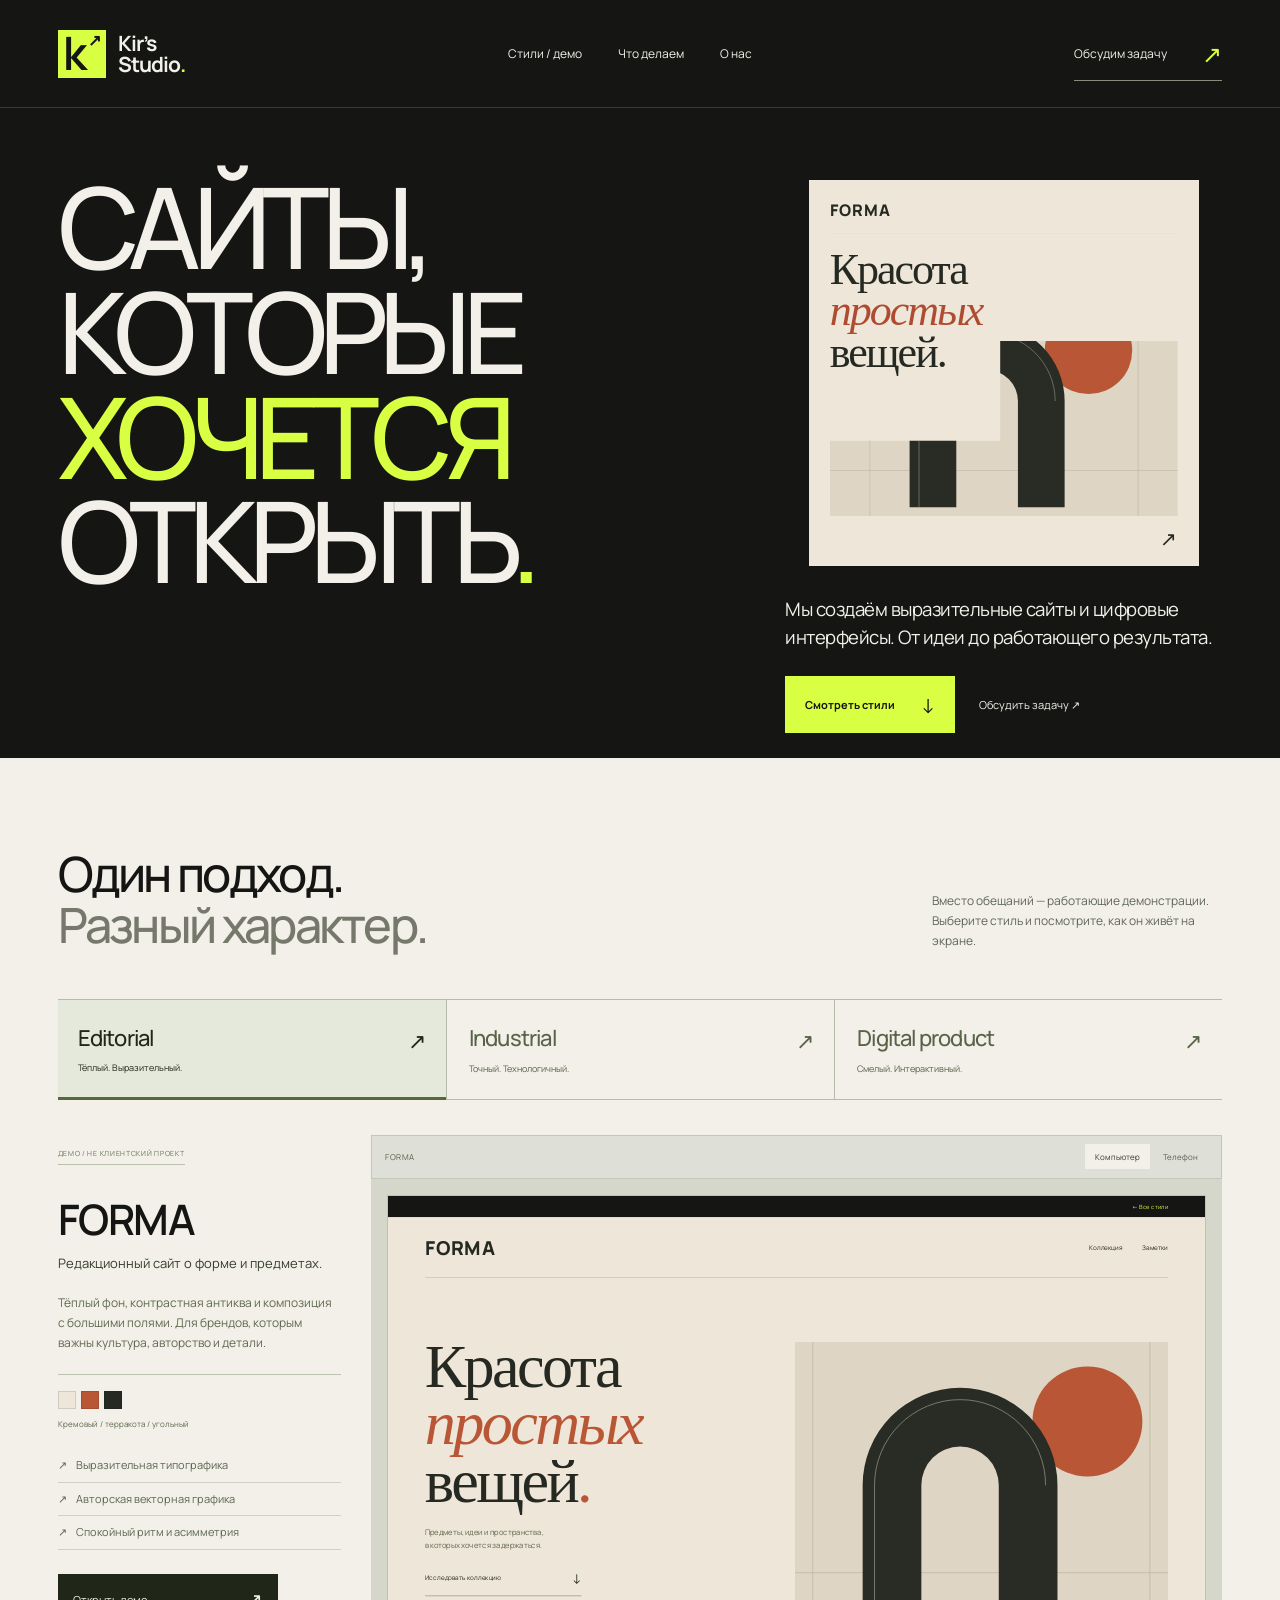
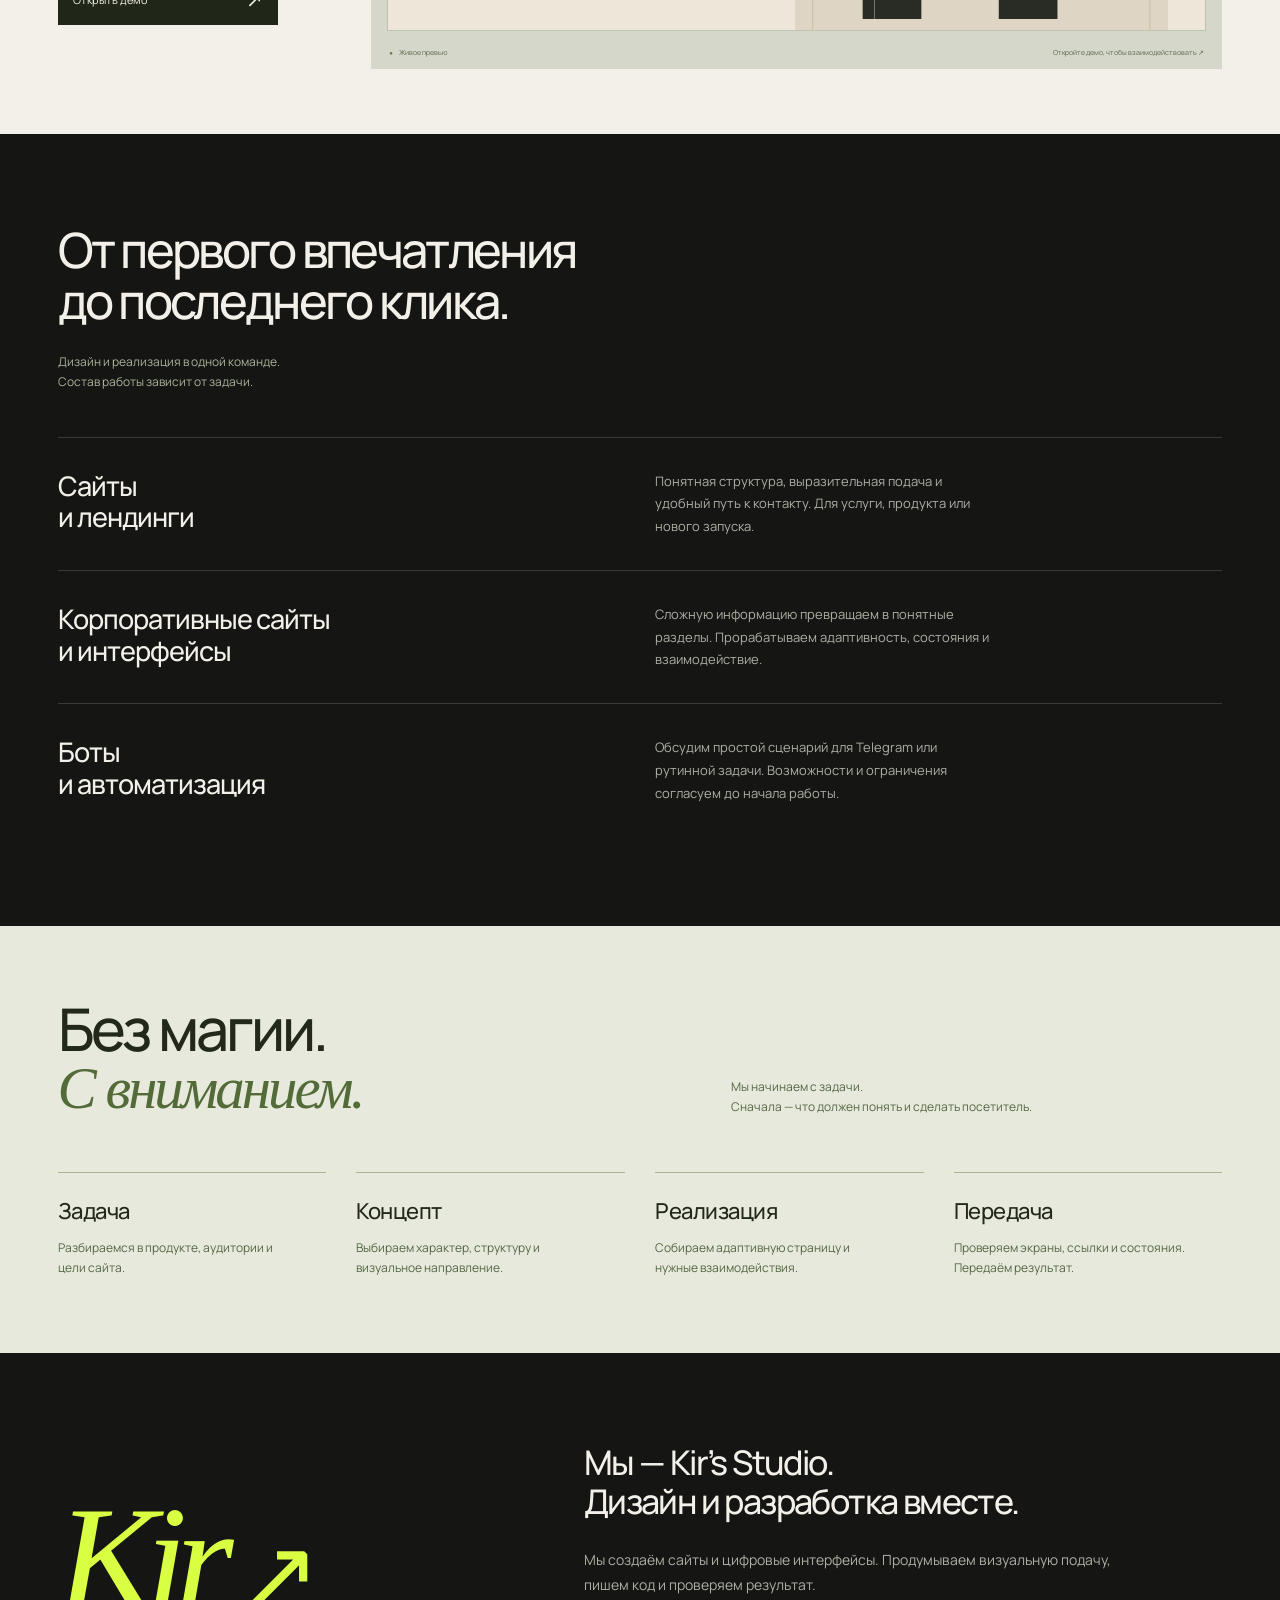
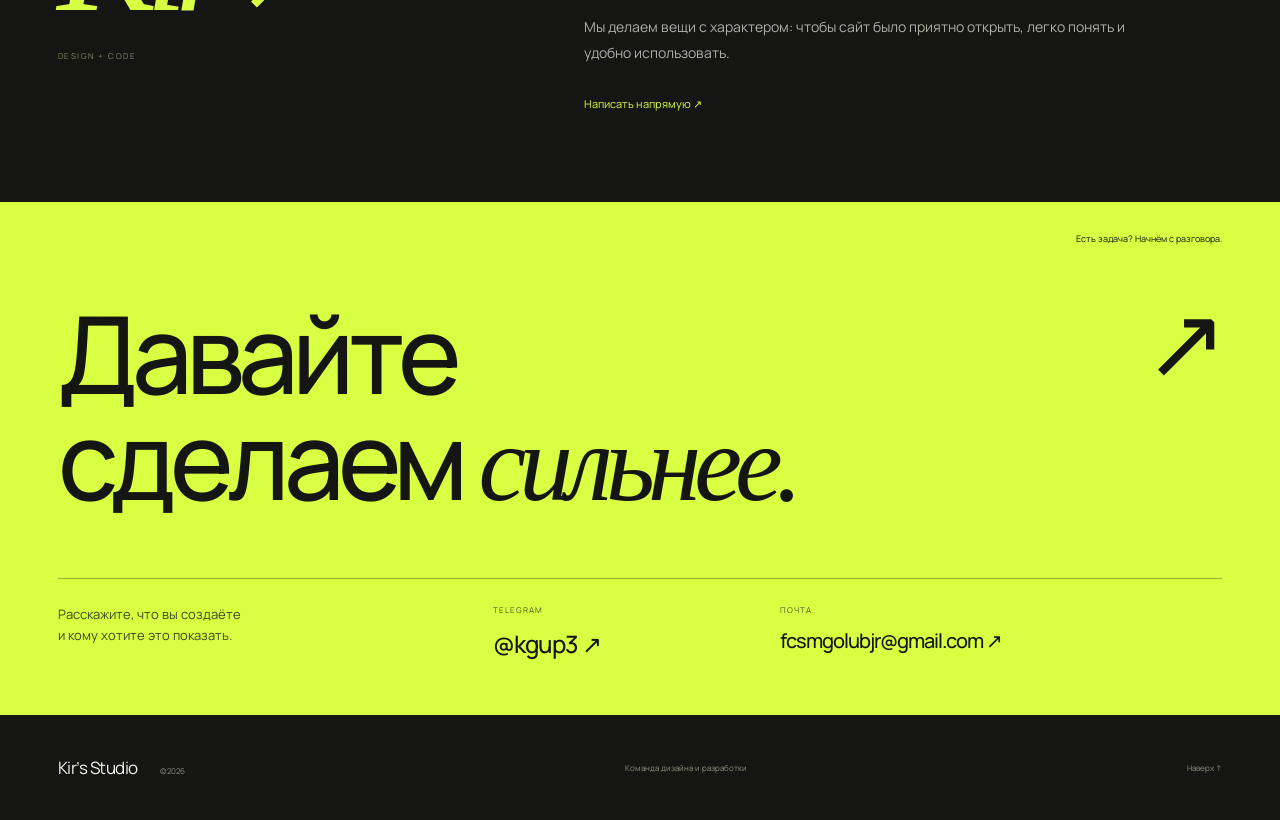
<file: index.html>
<!doctype html>
<html lang="ru"><head>
<meta charset="utf-8"><meta name="viewport" content="width=device-width,initial-scale=1"><meta name="theme-color" content="#151614">
<title>Kir’s Studio — выразительные сайты и цифровые интерфейсы</title><meta name="description" content="Команда дизайна и разработки. Сайты, лендинги и интерфейсы. Посмотрите три работающих демо в разных визуальных стилях и обсудите свою задачу.">
<link rel="canonical" href="https://fcsmgolubjr-bot.github.io/kir-s/"><meta property="og:type" content="website"><meta property="og:locale" content="ru_RU"><meta property="og:title" content="Kir’s Studio — сайты, которые хочется открыть"><meta property="og:description" content="Мы создаём сайты с разным визуальным характером. Посмотрите работающие демо."><meta property="og:url" content="https://fcsmgolubjr-bot.github.io/kir-s/"><meta property="og:image" content="https://fcsmgolubjr-bot.github.io/kir-s/assets/og-preview.png"><meta property="og:image:alt" content="Главная Kir’s Studio: выразительная типографика и демо редакционного стиля"><meta name="twitter:card" content="summary_large_image">
<link rel="icon" href="assets/favicon.svg" type="image/svg+xml"><link rel="stylesheet" href="assets/fonts.css"><link rel="stylesheet" href="studio.css"><script src="studio.js" defer></script>
</head><body>
<a class="skip" href="#main">К содержимому</a><div class="reading-line" aria-hidden="true"></div>
<header class="masthead wrap"><a class="brand" href="#top" aria-label="Kir’s Studio — в начало"><span class="brand-symbol" aria-hidden="true">k<span>↗</span></span><span>Kir’s<br>Studio<span class="brand-period">.</span></span></a><nav aria-label="Основная навигация"><a href="#styles">Стили / демо</a><a href="#services">Что делаем</a><a href="#about">О нас</a></nav><a class="header-contact" href="#contacts">Обсудим задачу <span>↗</span></a></header>
<main id="main">
<section class="hero wrap" id="top" aria-labelledby="hero-title">
<div class="hero-layout"><div class="hero-title-block"><h1 id="hero-title"><span>Сайты,</span><span>которые</span><span class="lime-word">хочется</span><span class="last-word">открыть<span class="title-dot">.</span></span></h1></div>
<div class="hero-right"><a class="hero-poster" href="#styles" aria-label="Посмотреть редакционный стиль FORMA"><div class="poster-heading"><span>FORMA</span></div><div class="poster-title">Красота<br><i>простых</i><br>вещей.</div><img src="assets/forma-art.svg" alt="Авторская композиция из круга и архитектурной арки" width="700" height="520"><span class="poster-bottom"><b>↗</b></span></a><div class="hero-intro"><p>Мы создаём выразительные сайты и цифровые интерфейсы. От идеи до работающего результата.</p><div class="hero-actions"><a class="button" href="#styles">Смотреть стили <span>↓</span></a><a class="plain-link" href="#contacts">Обсудить задачу ↗</a></div></div></div></div>
</section>
<section class="styles-section" id="styles" aria-labelledby="styles-title"><div class="wrap"><div class="section-heading reveal"><div><h2 id="styles-title">Один подход.<br><span>Разный характер.</span></h2><p>Вместо обещаний — работающие демонстрации.<br>Выберите стиль и посмотрите, как он живёт на экране.</p></div></div>
<div class="style-tabs" role="tablist" aria-label="Визуальные стили"><button role="tab" id="style-editorial" aria-selected="true" aria-controls="style-panel" data-style="editorial"><strong>Editorial</strong><small>Тёплый. Выразительный.</small><b>↗</b></button><button role="tab" id="style-industrial" aria-selected="false" tabindex="-1" aria-controls="style-panel" data-style="industrial"><strong>Industrial</strong><small>Точный. Технологичный.</small><b>↗</b></button><button role="tab" id="style-product" aria-selected="false" tabindex="-1" aria-controls="style-panel" data-style="product"><strong>Digital product</strong><small>Смелый. Интерактивный.</small><b>↗</b></button></div>
<div class="style-panel" id="style-panel" role="tabpanel" aria-labelledby="style-editorial" tabindex="0"><div class="style-description"><span class="demo-label">Демо / не клиентский проект</span><h3 id="demo-name">FORMA</h3><p class="style-subtitle" id="demo-subtitle">Редакционный сайт о форме и предметах.</p><p id="demo-description">Тёплый фон, контрастная антиква и композиция с большими полями. Для брендов, которым важны культура, авторство и детали.</p><div class="palette" aria-label="Палитра выбранного стиля"><span style="--swatch:#eee6d8"></span><span style="--swatch:#b95636"></span><span style="--swatch:#252922"></span><small id="palette-label">Кремовый / терракота / угольный</small></div><ul class="style-details" id="demo-features"><li>Выразительная типографика</li><li>Авторская векторная графика</li><li>Спокойный ритм и асимметрия</li></ul><a class="demo-open" id="demo-link" href="styles/editorial.html" target="_blank" rel="noopener">Открыть демо <span>↗</span></a></div>
<div class="preview-column"><div class="preview-toolbar"><span id="preview-address">FORMA</span><div role="group" aria-label="Формат просмотра"><button aria-pressed="true" data-device="desktop">Компьютер</button><button aria-pressed="false" data-device="mobile">Телефон</button></div></div><div class="preview-stage" data-device="desktop"><div class="preview-screen" inert><iframe id="demo-frame" src="styles/editorial.html?preview=1" title="Превью демо FORMA" aria-hidden="true" tabindex="-1" loading="lazy"></iframe></div><div class="preview-caption"><span>Живое превью</span><span>Откройте демо, чтобы взаимодействовать ↗</span></div></div></div></div>
</div></section>
<section class="services wrap" id="services" aria-labelledby="services-title"><div class="section-heading reveal"><div><h2 id="services-title">От первого впечатления<br>до последнего клика.</h2><p>Дизайн и реализация в одной команде.<br>Состав работы зависит от задачи.</p></div></div><div class="service-list"><article class="service-row reveal"><h3>Сайты<br>и лендинги</h3><p>Понятная структура, выразительная подача и удобный путь к контакту. Для услуги, продукта или нового запуска.</p></article><article class="service-row reveal"><h3>Корпоративные сайты<br>и интерфейсы</h3><p>Сложную информацию превращаем в понятные разделы. Прорабатываем адаптивность, состояния и взаимодействие.</p></article><article class="service-row reveal"><h3>Боты<br>и автоматизация</h3><p>Обсудим простой сценарий для Telegram или рутинной задачи. Возможности и ограничения согласуем до начала работы.</p></article></div></section>
<section class="approach-section" id="approach" aria-labelledby="approach-title"><div class="wrap"><div class="approach-head reveal"><h2 id="approach-title">Без магии.<br><i>С вниманием.</i></h2><p>Мы начинаем с задачи.<br>Сначала — что должен понять и сделать посетитель.</p></div><ol class="approach-list"><li class="reveal"><h3>Задача</h3><p>Разбираемся в продукте, аудитории и цели сайта.</p></li><li class="reveal"><h3>Концепт</h3><p>Выбираем характер, структуру и визуальное направление.</p></li><li class="reveal"><h3>Реализация</h3><p>Собираем адаптивную страницу и нужные взаимодействия.</p></li><li class="reveal"><h3>Передача</h3><p>Проверяем экраны, ссылки и состояния. Передаём результат.</p></li></ol></div></section>
<section class="about wrap" id="about" aria-labelledby="about-title"><div class="about-grid"><div class="signature" aria-hidden="true">Kir<span>↗</span><small>DESIGN + CODE</small></div><div><h2 id="about-title">Мы — Kir’s Studio.<br>Дизайн и разработка вместе.</h2><p>Мы создаём сайты и цифровые интерфейсы. Продумываем визуальную подачу, пишем код и проверяем результат.</p><p>Мы делаем вещи с характером: чтобы сайт было приятно открыть, легко понять и удобно использовать.</p><a class="plain-link" href="https://t.me/kgup3" target="_blank" rel="noopener">Написать напрямую ↗</a></div></div></section>
<section class="contact-section" id="contacts" aria-labelledby="contact-title"><div class="wrap"><div class="contact-top"><span>Есть задача? Начнём с разговора.</span></div><h2 id="contact-title">Давайте<br>сделаем <i>сильнее.</i><span class="contact-arrow" aria-hidden="true">↗</span></h2><div class="contact-bottom"><p>Расскажите, что вы создаёте<br>и кому хотите это показать.</p><a class="contact-link" href="https://t.me/kgup3" target="_blank" rel="noopener"><span>Telegram</span><strong>@kgup3 ↗</strong></a><a class="contact-link email-link" href="mailto:fcsmgolubjr@gmail.com"><span>Почта</span><strong>fcsmgolubjr@gmail.com ↗</strong></a></div></div></section>
</main><footer class="wrap footer"><a href="#top">Kir’s Studio<span>© 2026</span></a><span>Команда дизайна и разработки</span><a href="#top">Наверх ↑</a></footer>
</body></html>
</file>
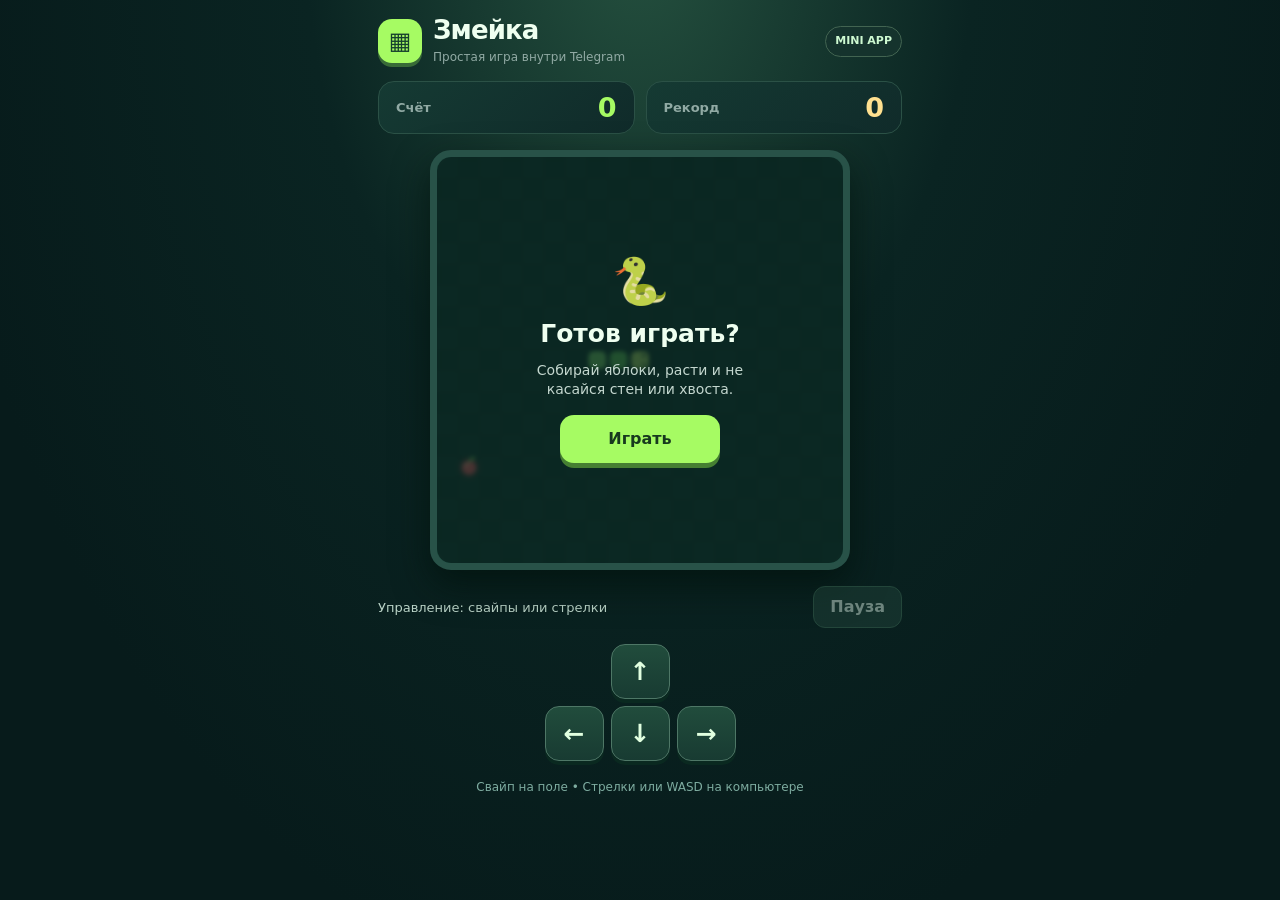
<file: snake/index.html>
<!doctype html>
<html lang="ru">
<head>
  <meta charset="utf-8">
  <meta name="viewport" content="width=device-width, initial-scale=1, viewport-fit=cover, user-scalable=no">
  <meta name="theme-color" content="#081c1d">
  <meta name="description" content="Мини-игра Змейка для Telegram">
  <title>Змейка — Telegram Mini App</title>
  <script src="https://telegram.org/js/telegram-web-app.js"></script>
  <style>
    :root { --bg:#071b1b; --surface:#102b2a; --muted:#91aaa4; --text:#effff0; --green:#a6fb63; --border:#2b5146; }
    * { box-sizing:border-box; }
    html { background:var(--bg); }
    body { margin:0; min-height:100dvh; background:radial-gradient(ellipse at 50% -8%,#25513f 0%,#0a2422 37%,#071b1b 78%); color:var(--text); font:16px/1.35 system-ui,-apple-system,'Segoe UI',sans-serif; overflow-x:hidden; }
    button {font:inherit; cursor:pointer; -webkit-tap-highlight-color:transparent; touch-action:manipulation; }
    button:focus-visible {outline:3px solid #fff; outline-offset:3px;}
    .app {display:flex;flex-direction:column;align-items:center;gap:16px;margin:auto;width:min(100%,560px);padding:calc(env(safe-area-inset-top, 0px) + 17px) 18px calc(env(safe-area-inset-bottom, 0px) + 18px);}
    header {display:flex;justify-content:space-between;align-items:center;width:100%;}
    .brand {display:flex;align-items:center;gap:11px;}
    .logo {width:44px;height:44px;display:grid;place-items:center;border-radius:14px;background:#a6fb63;color:#16402d;font-size:24px;font-weight:900;box-shadow:0 4px 0 #386b37;}
    h1 {margin:0;font-size:26px;line-height:1.05;letter-spacing:-.9px;}
    .sub {margin:5px 0 0;font-size:12px;color:var(--muted);}
    .pill {border:1px solid #426451;border-radius:99px;color:#cdf9d1;font-size:11px;font-weight:750;padding:7px 9px;background:#15332d;}
    .stats {display:grid;grid-template-columns:1fr 1fr;gap:11px;width:100%;}
    .stat {background:linear-gradient(140deg,#153a33,#102b2a);border:1px solid var(--border);border-radius:16px;padding:12px 17px;display:flex;align-items:center;justify-content:space-between;}
    .stat span {color:var(--muted);font-size:13px;font-weight:650;}
    .stat b {font-size:27px;line-height:1;color:var(--green);font-variant-numeric:tabular-nums;}
    .stat.best b {color:#ffe08f;}
    .board-shell {width:min(100%,420px,49dvh);aspect-ratio:1;background:#12332d;border:7px solid #285248;border-radius:21px;overflow:hidden;position:relative;box-shadow:0 15px 36px #02110bb5, inset 0 0 0 2px #3c7161;touch-action:none;}
    canvas {display:block;width:100%;height:100%;touch-action:none;}
    .overlay {position:absolute;inset:0;background:#071e1bbd;display:flex;flex-direction:column;align-items:center;justify-content:center;gap:10px;text-align:center;padding:24px;backdrop-filter:blur(2px);}
    .overlay[hidden] {display:none;}
    .overlay-emoji {font-size:46px;line-height:1;}
    .overlay h2 {font-size:25px;margin:3px 0 0;}
    .overlay p {font-size:14px;margin:0;color:#c4d7cf;max-width:260px;}
    .primary {background:var(--green);border:0;color:#17391e;font-weight:850;border-radius:14px;padding:13px 27px;min-width:160px;box-shadow:0 5px 0 #467f32;margin-top:6px;}
    .primary:active {transform:translateY(3px);box-shadow:0 2px 0 #467f32;}
    .toolbar {width:100%;display:flex;align-items:center;justify-content:space-between;gap:10px;}
    #status {color:#bbd4c8;font-size:13px;}
    .pause {padding:9px 16px;background:#23463c;border:1px solid #44745c;color:#e8fff1;border-radius:12px;font-weight:750;}
    .pause:disabled {opacity:.45;cursor:default;}
    .dpad {display:grid;grid-template-columns:repeat(3,59px);grid-template-rows:repeat(2,55px);justify-content:center;gap:7px;}
    .dpad button {border:1px solid #4e7766;background:linear-gradient(#214c3c,#183b32);color:#e1ffe0;border-radius:14px;font-size:25px;font-weight:900;box-shadow:0 4px 0 #0a2920;}
    .dpad button:active {transform:translateY(2px);box-shadow:0 2px 0 #0a2920;background:#35694a;}
    .up {grid-column:2;grid-row:1}.left {grid-column:1;grid-row:2}.down {grid-column:2;grid-row:2}.right {grid-column:3;grid-row:2}
    footer {text-align:center;color:#7eaca0;font-size:12px;padding-top:2px;}
    @media(max-height:720px){.app{gap:10px;padding-top:10px}.logo{width:38px;height:38px}.board-shell{width:min(100%,365px,46dvh)}.dpad{grid-template-rows:repeat(2,44px);grid-template-columns:repeat(3,53px)}.stat{padding:8px 15px}h1{font-size:23px}}
    @media(prefers-reduced-motion:reduce){*,*:before,*:after{scroll-behavior:auto!important;animation:none!important;transition:none!important}}
  </style>
</head>
<body>
  <main class="app">
    <header><div class="brand"><div class="logo" aria-hidden="true">▦</div><div><h1>Змейка</h1><p class="sub">Простая игра внутри Telegram</p></div></div><span class="pill">MINI APP</span></header>
    <div class="stats" aria-live="polite"><div class="stat"><span>Счёт</span><b id="score">0</b></div><div class="stat best"><span>Рекорд</span><b id="best">0</b></div></div>
    <div class="board-shell" id="boardShell"><canvas id="board" aria-label="Игровое поле змейки размером 19 на 19 клеток" width="380" height="380"></canvas>
      <div class="overlay" id="overlay"><div class="overlay-emoji" id="overlayIcon">🐍</div><h2 id="overlayTitle">Готов играть?</h2><p id="overlayText">Собирай яблоки, расти и не касайся стен или хвоста.</p><button class="primary" id="start">Играть</button></div>
    </div>
    <div class="toolbar"><span id="status">Управление: свайпы или стрелки</span><button class="pause" id="pause" disabled>Пауза</button></div>
    <div class="dpad" role="group" aria-label="Управление змейкой"><button class="up" data-dir="up" aria-label="Вверх">↑</button><button class="left" data-dir="left" aria-label="Влево">←</button><button class="down" data-dir="down" aria-label="Вниз">↓</button><button class="right" data-dir="right" aria-label="Вправо">→</button></div>
    <footer>Свайп на поле • Стрелки или WASD на компьютере</footer>
  </main>
<script>
(() => {
  'use strict';
  const GRID=19, STORAGE_KEY='telegram-snake-best-v1';
  const canvas=document.querySelector('#board'), ctx=canvas.getContext('2d');
  const overlay=document.querySelector('#overlay'), titleEl=document.querySelector('#overlayTitle'), descEl=document.querySelector('#overlayText'), iconEl=document.querySelector('#overlayIcon');
  const startBtn=document.querySelector('#start'), pauseBtn=document.querySelector('#pause'), scoreEl=document.querySelector('#score'), bestEl=document.querySelector('#best'), statusEl=document.querySelector('#status');
  const tg=window.Telegram?.WebApp;
  if(tg){ try { tg.ready(); tg.expand(); tg.setHeaderColor?.('#081c1d'); tg.setBackgroundColor?.('#081c1d'); } catch(e) {console.debug('Telegram integration unavailable',e)} }
  const DIRS={up:{x:0,y:-1},down:{x:0,y:1},left:{x:-1,y:0},right:{x:1,y:0}};
  let snake=[],dir=DIRS.right,nextDir=null,turnUsed=false,food={x:12,y:9};
  let state='ready',score=0,best=0,timer=null,cell=20,size=380;
  try { best=Number(localStorage.getItem(STORAGE_KEY))||0; }catch(e){}
  bestEl.textContent=String(best);

  function clearLoop(){if(timer!==null){clearInterval(timer);timer=null}}
  function showOverlay(icon,title,desc,button){iconEl.textContent=icon;titleEl.textContent=title;descEl.textContent=desc;startBtn.textContent=button;overlay.hidden=false}
  function hideOverlay(){overlay.hidden=true}
  function setState(s){state=s;pauseBtn.disabled=!(s==='playing'||s==='paused');pauseBtn.textContent=s==='paused'?'Продолжить':'Пауза';}
  function soundVibrate(){try{tg?.HapticFeedback?.selectionChanged?.()}catch(e){}}
  function saveBest(){if(score>best){best=score;bestEl.textContent=String(best);try{localStorage.setItem(STORAGE_KEY,String(best))}catch(e){}}}
  function placeFood(){const empty=[];for(let y=0;y<GRID;y++)for(let x=0;x<GRID;x++){if(!snake.some(s=>s.x===x&&s.y===y))empty.push({x,y});}
    food=empty.length?empty[Math.floor(Math.random()*empty.length)]:null;
  }
  function initialize(){snake=[{x:9,y:9},{x:8,y:9},{x:7,y:9}];dir=DIRS.right;nextDir=null;turnUsed=false;score=0;scoreEl.textContent='0';placeFood();draw()}
  function start(){clearLoop();initialize();setState('playing');statusEl.textContent='Собирай яблоки!';hideOverlay();schedule()}
  function schedule(){clearLoop();if(state==='playing')timer=setInterval(tick,Math.max(68,145-score*2));}
  function pause(){if(state==='playing'){clearLoop();setState('paused');statusEl.textContent='Пауза';showOverlay('⏸','Пауза','Продолжи, когда будешь готов.','Продолжить');}else if(state==='paused'){resume();}}
  function resume(){setState('playing');hideOverlay();statusEl.textContent='Собирай яблоки!';schedule()}
  function endGame(won=false){clearLoop();setState(won?'won':'over');saveBest();statusEl.textContent=won?'Победа!':'Игра окончена';showOverlay(won?'🏆':'🐍',won?'Ты победил!':'Игра окончена',`Твой счёт: ${score}. Рекорд: ${best}.`,'Ещё раз');try{tg?.HapticFeedback?.notificationOccurred?.(won?'success':'error')}catch(e){}}
  function tick(){
    if(state!=='playing')return;
    if(nextDir){dir=nextDir;nextDir=null;} turnUsed=false;
    const head={x:snake[0].x+dir.x,y:snake[0].y+dir.y};
    if(head.x<0||head.y<0||head.x>=GRID||head.y>=GRID){endGame();return;}
    const eating=food&&head.x===food.x&&head.y===food.y;
    // The tail cell becomes free on moves without eating.
    const occupied=eating?snake:snake.slice(0,-1);
    if(occupied.some(s=>s.x===head.x&&s.y===head.y)){endGame();return;}
    snake.unshift(head);if(!eating)snake.pop();
    if(eating){score+=1;scoreEl.textContent=String(score);saveBest();soundVibrate();placeFood();schedule();if(!food){draw();endGame(true);return;}}
    draw();
  }
  function turn(name){
    const next=DIRS[name];if(!next || state!=='playing'||turnUsed)return;
    if(next.x===-dir.x&&next.y===-dir.y)return;
    if(next.x===dir.x&&next.y===dir.y)return;
    nextDir=next;turnUsed=true;
  }
  function rounded(x,y,w,h,r,color){ctx.fillStyle=color;ctx.beginPath();if(ctx.roundRect)ctx.roundRect(x,y,w,h,r);else ctx.rect(x,y,w,h);ctx.fill();}
  function draw(){
    ctx.clearRect(0,0,size,size);
    ctx.fillStyle='#153c33';ctx.fillRect(0,0,size,size);
    const c=cell;
    for(let y=0;y<GRID;y++)for(let x=0;x<GRID;x++){
      ctx.fillStyle=(x+y)%2?'#164136':'#19473b';ctx.fillRect(x*c,y*c,c+.5,c+.5);
    }
    if(food){const fx=food.x*c+c/2,fy=food.y*c+c/2;
      ctx.save();ctx.shadowColor='#ff6c75';ctx.shadowBlur=c*.32;ctx.fillStyle='#ff6d70';ctx.beginPath();ctx.arc(fx,fy+c*.04,c*.32,0,Math.PI*2);ctx.fill();ctx.restore();
      ctx.strokeStyle='#8aef70';ctx.lineWidth=Math.max(1.3,c*.10);ctx.beginPath();ctx.moveTo(fx,fy-c*.21);ctx.quadraticCurveTo(fx+c*.1,fy-c*.51,fx+c*.28,fy-c*.36);ctx.stroke();
      ctx.fillStyle='#ffe3b1';ctx.beginPath();ctx.arc(fx-c*.12,fy-c*.08,c*.07,0,Math.PI*2);ctx.fill();
    }
    for(let i=snake.length-1;i>=0;i--){const s=snake[i];const pad=c*.09;
      rounded(s.x*c+pad,s.y*c+pad,c-pad*2,c-pad*2,c*.25,i===0?'#c2fb78':i%2?'#6cdb66':'#85e976');
    }
    if(snake.length){const h=snake[0],cx=h.x*c+c/2,cy=h.y*c+c/2;
      ctx.fillStyle='#154a35';const front=c*.18,side=c*.20;
      const eyes=(dir.x!==0)?[{x:cx+dir.x*front,y:cy-side},{x:cx+dir.x*front,y:cy+side}]:[{x:cx-side,y:cy+dir.y*front},{x:cx+side,y:cy+dir.y*front}];
      for(const e of eyes){ctx.beginPath();ctx.arc(e.x,e.y,c*.075,0,Math.PI*2);ctx.fill();}
    }
  }
  function fitCanvas(){const bounds=canvas.getBoundingClientRect();if(!bounds.width)return;const px=Math.min(devicePixelRatio||1,2),w=Math.round(bounds.width*px),h=Math.round(bounds.height*px);canvas.width=w;canvas.height=h;size=Math.min(w,h);cell=size/GRID;draw();}
  new ResizeObserver(fitCanvas).observe(canvas);
  window.addEventListener('resize',fitCanvas);
  const keyMap={ArrowUp:'up',ArrowDown:'down',ArrowLeft:'left',ArrowRight:'right',w:'up',s:'down',a:'left',d:'right',W:'up',S:'down',A:'left',D:'right'};
  document.addEventListener('keydown',e=>{if(keyMap[e.key]){e.preventDefault();turn(keyMap[e.key]);}else if(e.code==='Space'){e.preventDefault();if(state==='playing'||state==='paused')pause();else start();}});
  document.querySelectorAll('[data-dir]').forEach(btn=>btn.addEventListener('pointerdown',e=>{e.preventDefault();turn(btn.dataset.dir)}));
  let touchStart=null;
  canvas.addEventListener('pointerdown',e=>{touchStart={x:e.clientX,y:e.clientY};});
  canvas.addEventListener('pointerup',e=>{if(!touchStart)return;const dx=e.clientX-touchStart.x,dy=e.clientY-touchStart.y;touchStart=null;if(Math.max(Math.abs(dx),Math.abs(dy))<15)return;turn(Math.abs(dx)>Math.abs(dy)?dx>0?'right':'left':dy>0?'down':'up');});
  startBtn.addEventListener('click',()=>state==='paused'?resume():start());
  pauseBtn.addEventListener('click',pause);
  document.addEventListener('visibilitychange',()=>{if(document.hidden&&state==='playing')pause();});
  initialize();setState('ready');showOverlay('🐍','Готов играть?','Собирай яблоки, расти и не касайся стен или хвоста.','Играть');
})();
</script>
</body>
</html>
</file>
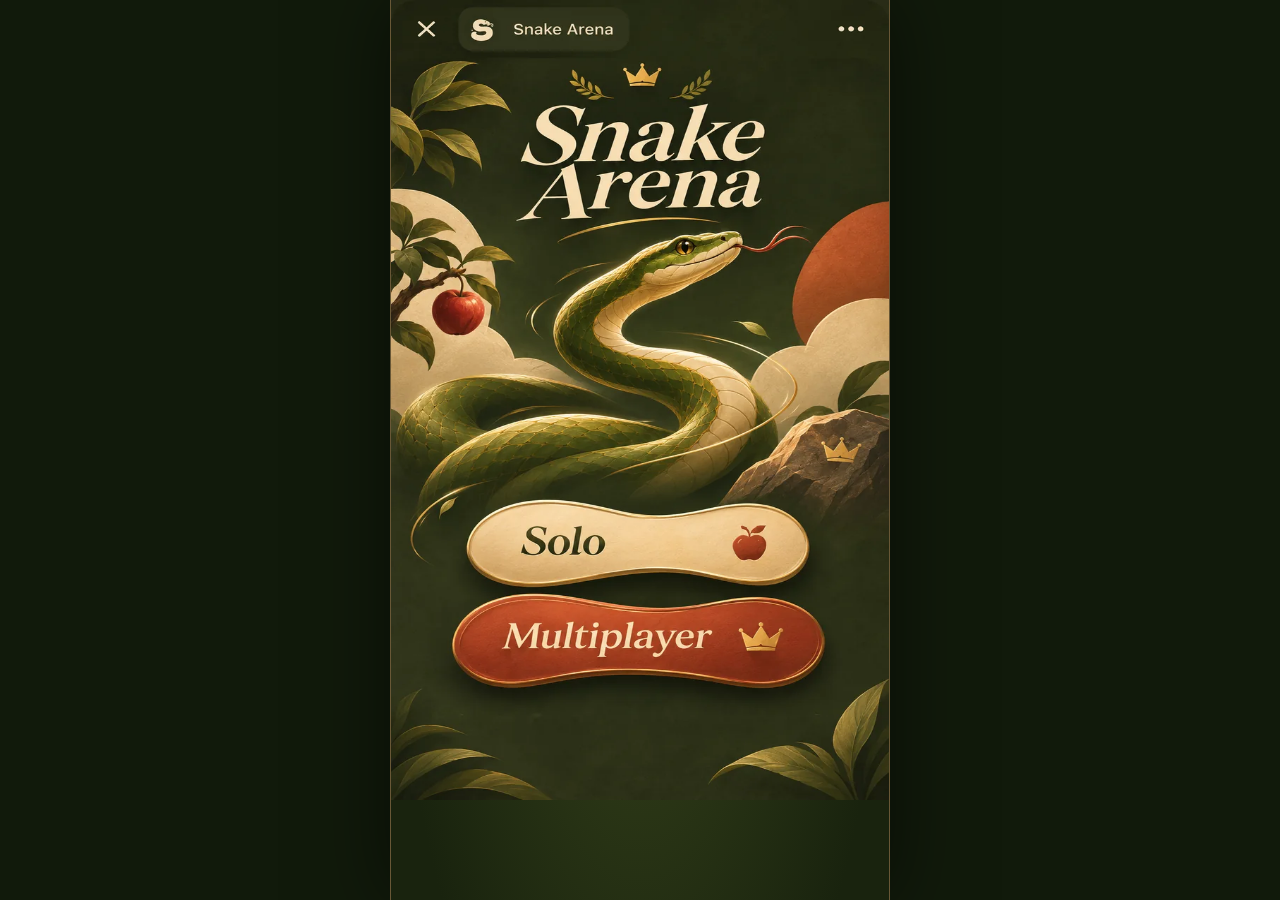
<file: snake-arena/static/index.html>
<!doctype html>
<html lang="ru">
<head>
<meta charset="utf-8"/>
<meta name="viewport" content="width=device-width,initial-scale=1,viewport-fit=cover,user-scalable=no"/>
<meta name="theme-color" content="#1a250e"/>
<title>Snake Arena</title>
<script src="https://telegram.org/js/telegram-web-app.js" defer></script>
<style>
:root{--olive:#19240e;--olive2:#293a17;--paper:#f7eac6;--gold:#c49a4c;--copper:#af5435;--text:#f5e6bc}
*{box-sizing:border-box}html,body{width:100%;margin:0;min-height:100%;overscroll-behavior:none;background:#111a0b;color:var(--text);-webkit-tap-highlight-color:transparent}
body{font-family:Georgia,'Times New Roman',serif}.app{position:relative;margin:0 auto;max-width:500px;min-height:100dvh;background:radial-gradient(ellipse at 50% 65%,#34401a,#19230e 68%);box-shadow:0 0 75px #0008;overflow:hidden}
button,input{font:inherit}button{cursor:pointer}button:focus-visible,input:focus-visible{outline:3px solid #ffe1a2;outline-offset:3px}
.screen{display:none;min-height:100dvh;position:relative}.screen.active{display:flex;flex-direction:column}
#menu{background:#18230e;display:none;overflow:hidden}#menu.active{display:block}
.menu-art{position:absolute;inset:0;width:100%;height:100%;object-fit:fill;pointer-events:none;user-select:none}
.menu-hotspot{position:absolute;left:12%;width:76%;border:0;background:transparent;color:transparent;cursor:pointer;border-radius:90px;touch-action:manipulation;z-index:2}
.menu-hotspot:active{background:#fff3}.menu-hotspot.solo{top:61.8%;height:12.2%}.menu-hotspot.multi{top:74.0%;height:12.5%}
.menu-wisp{position:absolute;width:5px;height:5px;border-radius:50%;background:#edcc8b;opacity:0;pointer-events:none;filter:blur(1px);animation:wisp 6s infinite ease-in-out;top:47%;left:22%}.menu-wisp:nth-of-type(2){left:80%;animation-delay:2s}.menu-wisp:nth-of-type(3){left:38%;top:58%;animation-delay:4s}
@keyframes wisp{0%,100%{opacity:0;transform:translateY(9px)}35%{opacity:.65}70%{opacity:.12;transform:translateY(-28px)}}
.paper{background:radial-gradient(ellipse at 40% 35%,#3a431c70,transparent 62%),#1b270f;isolation:isolate}
.paper:before{content:"";position:absolute;inset:0;pointer-events:none;z-index:-1;opacity:.20;background-image:radial-gradient(#d9bf7d4d .6px,transparent .8px);background-size:7px 7px}
.leaves{position:absolute;width:160px;height:140px;pointer-events:none;opacity:.45}.leaf-one{top:-65px;left:-65px;transform:rotate(30deg);background:radial-gradient(ellipse,#829146 4%,transparent 65%);filter:blur(40px)}.leaf-two{bottom:-60px;right:-50px;background:radial-gradient(ellipse,#829146 4%,transparent 65%);filter:blur(36px)}
.header{height:61px;display:flex;align-items:center;justify-content:space-between;padding:12px 19px 7px;position:relative;z-index:1;flex:none}
.back{width:39px;height:39px;border:1px solid #ad8a4b;border-radius:50%;background:#1b2b13;color:var(--paper);font-family:system-ui;font-size:25px;display:grid;place-items:center}
.header-name{font-size:18px;color:#f6e7bd;font-style:italic;letter-spacing:.03em}
.pill{border:2px solid var(--gold);background:#16210e;border-radius:26px;box-shadow:0 3px 0 #0d1408, inset 0 0 12px #ffffff0b;padding:9px 13px;color:#fbe4ad;font-size:17px;min-width:77px;text-align:center}
.arena-wrap{padding:6px 14px 0;flex:none}
.board{position:relative;width:100%;aspect-ratio:1.02;border-radius:19px;overflow:hidden;background:#263511 url('[data-uri]') center/100% 100% no-repeat;box-shadow:0 8px 22px #080c086e}
#board{position:absolute;left:1.5%;top:2%;width:97%;height:96%;display:block;touch-action:none}
.hud{display:flex;align-items:center;gap:7px;justify-content:space-between;padding:9px 14px 6px;flex:none;position:relative}
.hud .pill{font-size:16px;padding:6px 12px;min-width:0;white-space:nowrap}.hud .clock{font-size:16px;min-width:75px}.pause{min-width:42px!important;padding:6px 8px!important}
.controls{margin:13px auto 0;display:grid;grid-template-columns:repeat(3,58px);grid-template-rows:repeat(3,54px);gap:3px;place-items:center;touch-action:none;flex:none}
.dir{width:55px;height:55px;border:2px solid #be9a56;box-shadow:inset 0 0 5px #f6dda016,0 3px 5px #0006;background:radial-gradient(circle at 42% 34%,#414d23,#1c290f 78%);border-radius:50%;color:#eddda7;font-family:Arial,sans-serif;font-size:27px;font-weight:bold;line-height:50px;display:grid;place-items:center;user-select:none;touch-action:none}
.dir:active{transform:scale(.93);background:#4e5926}.dir.up{grid-column:2;grid-row:1}.dir.left{grid-column:1;grid-row:2}.dir.right{grid-column:3;grid-row:2}.dir.down{grid-column:2;grid-row:3}
.play-bottom{flex:1;display:flex;justify-content:center;align-items:flex-end;padding:0 15px max(14px,env(safe-area-inset-bottom));min-height:24px}
.small-names{display:flex;flex-wrap:wrap;gap:5px;justify-content:center;padding:0 15px;margin:1px auto;color:#f4e8bd;font:12px system-ui;max-height:40px;overflow:hidden}
.player-chip{display:inline-flex;align-items:center;gap:5px;background:#0c180a66;border-radius:14px;padding:3px 7px}.player-chip:before{content:"";width:8px;height:8px;background:var(--player-color,#c1d75c);border-radius:50%}
.center-content{position:relative;z-index:1;width:min(100%,430px);padding:4px 24px 30px;margin:0 auto;display:flex;flex-direction:column;flex:1}
h1{font-weight:normal;font-size:clamp(38px,10vw,56px);font-style:italic;line-height:1;margin:36px 0 14px;text-align:center;color:var(--paper);text-shadow:1px 2px 0 #0e170d}
h2{font-weight:normal;font-size:31px;font-style:italic;margin:7px 0 14px;text-align:center}.subtitle{font-size:14px;color:#d3c392;text-align:center;margin:0 0 21px}
.stone{display:block;width:100%;border:2px solid #c39b57;color:#233017;background:linear-gradient(165deg,#fff0c7,#e4cd98);border-radius:26px;padding:15px;font-size:23px;font-weight:bold;box-shadow:0 5px 0 #86663e,0 9px 16px #0003;min-height:61px;margin:12px 0;text-align:center}
.stone.copper{background:linear-gradient(155deg,#c26c46,#99462e);color:#f9ead0;border-color:#d5a264;box-shadow:0 5px 0 #733d25,0 9px 16px #0003}
.stone:active{transform:translateY(3px);box-shadow:0 2px 0 #86663e}.stone:disabled{opacity:.5;cursor:default}
.link-btn{border:none;background:none;color:#f5dfab;text-decoration:underline;text-underline-offset:4px;font-size:16px;padding:12px;align-self:center}
.select-number{display:flex;justify-content:center;gap:12px;margin:21px 0}.number{width:64px;height:62px;border-radius:21px;background:#1a2c13;border:2px solid #8e8556;color:#e8d2a0;font-size:28px}.number.selected{background:#eedaa9;color:#223216;border-color:#fce7bc}
.join-row{display:flex;gap:8px;margin:6px 0}.join-row input,.name-row input{min-width:0;flex:1;width:100%;border:2px solid #c5a36a;background:#efe0b7;color:#263513;padding:14px 11px;border-radius:18px;font:20px Georgia,serif;text-align:center;letter-spacing:2px;text-transform:uppercase}
.join-row .stone{width:90px;margin:0;min-height:0;padding:10px 4px;font-size:15px;border-radius:17px}
.name-row{margin:5px 0}.name-row input{text-transform:none;letter-spacing:0;font-size:17px;text-align:left}
.room-code{font-size:42px;letter-spacing:7px;text-align:center;color:#f2dfaa;margin:4px auto 12px;font-weight:bold}
.members{margin:8px 0 13px;display:grid;gap:8px}.member{display:flex;align-items:center;gap:9px;padding:12px 14px;background:#101b0c8a;border:1px solid #b08c4960;border-radius:19px;color:#f4e4ba;font-size:18px}.dot{width:12px;height:12px;border-radius:50%;background:var(--dot,#8fb75c)}.member .who{flex:1}.member .ready{font:12px system-ui;color:#dfc989}
.mini{margin:3px auto;text-align:center;font:13px/1.6 system-ui;color:#dfd0a6}.notice{margin:7px auto;font:14px/1.5 system-ui;color:#ead6a5;text-align:center;max-width:290px}.notice.error{color:#ffd1a6}
.loader{margin:65px auto 18px;width:90px;height:90px;border:4px solid #d7bc7850;border-top-color:#e7d3a3;border-radius:50%;animation:spin 1s linear infinite}@keyframes spin{to{transform:rotate(360deg)}}
.big-number{font-size:88px;text-align:center;margin:35px auto 12px;font-family:Georgia,serif;color:#fbe2a5}
.result-score{font-size:54px;color:#ffe5a2;text-align:center;margin:20px auto}.go-back{margin-top:auto}
@media(max-height:680px){.header{height:48px;padding-top:5px}.hud{padding-top:4px}.controls{margin-top:6px;grid-template-columns:repeat(3,50px);grid-template-rows:repeat(3,46px)}.dir{width:48px;height:48px;line-height:45px}.arena-wrap{padding-top:1px}.play-bottom{min-height:0;padding-bottom:5px}}
@media(min-width:501px){.app{border-left:1px solid #685736;border-right:1px solid #685736}.screen{min-height:800px}.menu-hotspot:focus-visible{background:#ffffff30}}
@media(prefers-reduced-motion:reduce){.menu-wisp,.loader{animation:none}}
</style>
</head>
<body><main class="app">
<section id="menu" class="screen active" aria-label="Главное меню">
<img class="menu-art" src="[data-uri]" alt="Snake Arena — змея в лесу; Solo, Multiplayer" />
<span class="menu-wisp"></span><span class="menu-wisp"></span><span class="menu-wisp"></span>
<button id="solo-choice" class="menu-hotspot solo" aria-label="Одиночная игра"></button>
<button id="multi-choice" class="menu-hotspot multi" aria-label="Мультиплеер"></button>
</section>
<section id="home" class="screen paper"><div class="leaves leaf-one"></div><div class="header"><button class="back" id="home-back" aria-label="Назад">‹</button><span class="header-name">Snake Arena</span><span style="width:39px"></span></div><div class="center-content"><h1>С друзьями</h1><p class="subtitle">Выберите количество игроков</p><div class="select-number"><button class="number selected" data-slots="2">2</button><button class="number" data-slots="3">3</button><button class="number" data-slots="4">4</button></div><div class="name-row"><input id="nick" maxlength="18" placeholder="Твоё имя" aria-label="Имя игрока"/></div><button id="create" class="stone">Создать комнату</button><p class="mini">или войти по коду</p><div class="join-row"><input id="code" maxlength="6" placeholder="КОД" aria-label="Код комнаты"/><button id="join" class="stone copper">Войти</button></div><p class="notice error" id="home-error" role="alert"></p></div></section>
<section id="connecting" class="screen paper"><div class="header"><button class="back" id="connect-back" aria-label="Отменить">‹</button><span class="header-name">Snake Arena</span><span style="width:39px"></span></div><div class="center-content"><h1 id="connecting-title">Подключаемся</h1><div class="loader"></div><p id="connecting-status" class="notice">Ищем комнату…</p><button class="link-btn go-back" id="cancel">Отмена</button></div></section>
<section id="lobby" class="screen paper"><div class="header"><button class="back" id="lobby-back">‹</button><span class="header-name">Комната</span><span class="pill" id="members-count">1 / 2</span></div><div class="center-content"><h1>Собрались?</h1><p class="subtitle">Код комнаты</p><div class="room-code" id="room-code">XXXXXX</div><div class="members" id="members"></div><button id="invite" class="stone">Пригласить друга</button><button id="ready" class="stone copper">Готов!</button><p class="notice" id="lobby-status"></p><button id="leave" class="link-btn go-back">Покинуть комнату</button></div></section>
<section id="countdown" class="screen paper"><div class="center-content" style="justify-content:center"><p class="subtitle">Начало матча</p><div class="big-number" id="count">3</div></div></section>
<section id="playing" class="screen paper"><div class="hud"><div class="pill" id="score-hud">🏆 0</div><div class="pill clock" id="time-hud">🍎 0</div><button class="pill pause" id="pause" aria-label="Пауза">Ⅱ</button></div><div class="arena-wrap"><div class="board"><canvas id="board" width="600" height="600" aria-label="Игровое поле"></canvas></div></div><div class="small-names" id="player-list"></div><div class="controls" aria-label="Управление"><button class="dir up" data-dir="up" aria-label="Вверх">⌃</button><button class="dir left" data-dir="left" aria-label="Влево">‹</button><button class="dir right" data-dir="right" aria-label="Вправо">›</button><button class="dir down" data-dir="down" aria-label="Вниз">⌄</button></div><div class="play-bottom"><button id="exit-game" class="link-btn">Меню</button></div></section>
<section id="finished" class="screen paper"><div class="header"><button class="back" id="finish-back">‹</button><span class="header-name">Snake Arena</span><span style="width:39px"></span></div><div class="center-content" style="justify-content:center"><h1 id="result-title">Конец игры</h1><p id="result-score" class="result-score">0</p><button id="again" class="stone">Ещё раз</button><button id="result-menu" class="link-btn">В меню</button></div></section>
<section id="paused" class="screen paper"><div class="center-content" style="justify-content:center"><h1>Пауза</h1><button class="stone" id="resume">Продолжить</button><button class="link-btn" id="pause-menu">В меню</button></div></section>
</main>
<script>
(()=>{'use strict';
const $=id=>document.getElementById(id),TICK=180;
const BOT='snake_arcade_play_bot',PAGE_URL='https://fcsmgolubjr-bot.github.io/kir-s/snake-arena/static/';
const SERVER='wss://snake-arena-telegram.onrender.com/ws';
const colors=['#a5bd38','#d78551','#8da6d9','#b99dca'];
const dirVec={up:[0,-1],down:[0,1],left:[-1,0],right:[1,0]},opposite={up:'down',down:'up',left:'right',right:'left'};
const pages=['menu','home','connecting','lobby','countdown','playing','finished','paused'];
const app={screen:'menu',mode:null,slots:2,ws:null,attempt:0,connectSeq:0,room:'',me:'',players:[],phase:'',isReady:false,state:null,prevState:null,animAt:0,animMs:180,frame:0,round:0};
const tg=window.Telegram?.WebApp;
try{tg?.ready();tg?.expand()}catch(e){}
const nameFallback=()=>{try{return localStorage.getItem('snake_name')||''}catch(e){return ''}};
$('nick').value=(tg?.initDataUnsafe?.user?.first_name||nameFallback()||'Игрок').slice(0,18);
function nick(){const n=$('nick').value.trim().slice(0,18)||'Игрок';try{localStorage.setItem('snake_name',n)}catch(e){}return n}
function screen(name){app.screen=name;pages.forEach(id=>$(id).classList.toggle('active',id===name))}
function stopNetwork(){app.connectSeq++;if(app.ws){const ws=app.ws;app.ws=null;try{ws.close()}catch(e){}}cancelAnimationFrame(app.frame);app.frame=0;app.state=null;app.prevState=null;app.room='';app.me='';app.isReady=false}
const solo={state:null,timer:null,best:0,dir:'right',want:'right',queued:false,paused:false};
function stopSolo(){if(solo.timer)clearTimeout(solo.timer);solo.timer=null;solo.state=null;solo.paused=false}
function menu(){stopNetwork();stopSolo();app.mode=null;screen('menu');try{history.replaceState(null,'',location.pathname)}catch(e){}}
$('home-back').onclick=menu;$('solo-choice').onclick=startSolo;$('multi-choice').onclick=()=>{app.mode='multi';screen('home')};$('connect-back').onclick=menu;$('cancel').onclick=menu;$('lobby-back').onclick=menu;$('leave').onclick=menu;$('exit-game').onclick=menu;$('finish-back').onclick=menu;$('result-menu').onclick=menu;$('pause-menu').onclick=menu;
function soloFood(){let occupied=new Set(solo.state.snakes[0].body.map(p=>p.join(','))),free=[];for(let y=1;y<19;y++)for(let x=1;x<19;x++)if(!occupied.has(x+','+y))free.push([x,y]);return free[Math.floor(Math.random()*free.length)]}
function startSolo(){stopNetwork();stopSolo();app.mode='solo';screen('playing');solo.dir='right';solo.want='right';solo.queued=false;try{solo.best=Number(localStorage.getItem('snake_best')||0)}catch(e){solo.best=0};solo.state={type:'state',width:20,height:20,food:[],snakes:[{id:'solo',name:'Ты',color:colors[0],score:0,alive:true,body:[[5,10],[4,10],[3,10]]}],remaining:0};solo.state.food=[soloFood()];app.state=solo.state;app.prevState=null;app.animAt=performance.now();app.animMs=250;$('pause').textContent='Ⅱ';hud(solo.state);startRender();soloLoop()}
function soloLoop(){if(solo.timer)clearTimeout(solo.timer);if(app.mode==='solo'&&app.screen==='playing'&&!solo.paused)solo.timer=setTimeout(soloTick,Math.max(140,250-solo.state.snakes[0].score*3))}
function soloTick(){if(app.mode!=='solo'||app.screen!=='playing'||solo.paused)return;const s=solo.state,p=s.snakes[0];const before=copyPositions(s);if(solo.want!==opposite[solo.dir])solo.dir=solo.want;solo.queued=false;const [dx,dy]=dirVec[solo.dir],head=[p.body[0][0]+dx,p.body[0][1]+dy],eat=s.food.some(f=>f[0]===head[0]&&f[1]===head[1]);const body=eat?p.body:p.body.slice(0,-1);if(head[0]<0||head[0]>=20||head[1]<0||head[1]>=20||body.some(b=>b[0]===head[0]&&b[1]===head[1])){p.alive=false;draw(s);$('result-title').textContent='Конец игры';$('result-score').textContent='🍎 '+p.score;screen('finished');return;}p.body.unshift(head);if(eat){p.score++;if(p.score>solo.best){solo.best=p.score;try{localStorage.setItem('snake_best',String(solo.best))}catch(e){}}s.food=[soloFood()]}else p.body.pop();app.prevState=before;app.state=s;app.animAt=performance.now();app.animMs=Math.max(140,250-s.snakes[0].score*3);hud(s);startRender();soloLoop()}
$('pause').onclick=()=>{if(app.mode==='solo'&&app.screen==='playing'){solo.paused=true;if(solo.timer)clearTimeout(solo.timer);screen('paused')}else if(app.mode==='multi'){$('pause').textContent='Ⅱ'}};
$('resume').onclick=()=>{solo.paused=false;screen('playing');app.prevState=copyPositions(solo.state);app.animAt=performance.now();startRender();soloLoop()};
const params=new URLSearchParams(location.search);function codeOf(value){let v=String(value||'').trim().toUpperCase();if(v.startsWith('JOIN_'))v=v.slice(5);return /^[A-HJ-NP-Z2-9]{6}$/.test(v)?v:''}
const roomParam=codeOf(params.get('room')||params.get('tgWebAppStartParam')||tg?.initDataUnsafe?.start_param);
const selectSlots=()=>document.querySelectorAll('[data-slots]').forEach(b=>{b.onclick=()=>{app.slots=Number(b.dataset.slots);document.querySelectorAll('[data-slots]').forEach(x=>x.classList.toggle('selected',x===b))}});selectSlots();
$('create').onclick=()=>connect('create','');$('join').onclick=()=>{const code=codeOf($('code').value);if(!code){$('home-error').textContent='Проверь код комнаты';return}connect('join',code)};
$('code').onkeydown=e=>{if(e.key==='Enter')$('join').click()};
function connect(kind,code){stopNetwork();stopSolo();app.mode='multi';app.intent={kind,code};$('connecting-title').textContent=kind==='join'?'Входим в комнату':'Создаём комнату';$('connecting-status').textContent='Подключаемся…';screen('connecting');let seq=app.connectSeq,started=Date.now();function retry(){if(seq!==app.connectSeq)return;if(Date.now()-started>115000){$('connecting-status').textContent='Нет ответа от сервера. Попробуй снова.';return}if(Date.now()-started>6000)$('connecting-status').textContent='Сервер просыпается. Бесплатный Render может запускаться около минуты.';let socket;try{socket=new WebSocket(SERVER)}catch(e){setTimeout(retry,4000);return}app.ws=socket;let joined=false;const watchdog=setTimeout(()=>{if(seq===app.connectSeq&&!joined){try{socket.close()}catch(e){}}},18000);socket.onopen=()=>{if(seq!==app.connectSeq)return;socket.send(JSON.stringify({type:kind,name:nick(),slots:app.slots,code}))};socket.onmessage=e=>{if(seq!==app.connectSeq)return;let p;try{p=JSON.parse(e.data)}catch(_){return}if(p.type==='welcome')joined=true;handle(p)};socket.onerror=()=>{};socket.onclose=()=>{clearTimeout(watchdog);if(seq!==app.connectSeq)return;if(app.screen==='connecting'&&!joined)setTimeout(retry,3700);else if(app.screen==='lobby'||app.screen==='playing'||app.screen==='countdown'){$('connecting-status').textContent='Связь потеряна. Вернись в меню и зайди снова.';screen('connecting')}}};retry()}
function send(packet){if(app.ws?.readyState===WebSocket.OPEN)app.ws.send(JSON.stringify(packet))}
function handle(m){if(m.type==='welcome'){app.me=m.id;app.room=m.code;return}if(m.type==='error'){$('connecting-status').textContent=m.message||'Ошибка подключения';if(app.screen!=='connecting'){$('lobby-status').textContent=m.message||'Ошибка'}return}if(m.type==='lobby'){app.players=m.players||[];app.room=m.code;app.phase=m.phase;app.slots=m.slots;app.isReady=!!app.players.find(p=>p.id===app.me)?.ready;if(m.phase==='lobby'){lobby();screen('lobby');prepareInvite(app.room).catch(()=>{})}return}if(m.type==='countdown'){screen('countdown');$('count').textContent=m.seconds;return}if(m.type==='match_start'){app.state=null;app.prevState=null;screen('playing');$('pause').style.opacity='.35';return}if(m.type==='state'){const now=performance.now();app.prevState=visualAt(now)||app.state;app.state=m;app.animAt=now;app.animMs=TICK;if(app.screen==='countdown')screen('playing');hud(m);startRender();return}if(m.type==='result'){cancelAnimationFrame(app.frame);app.frame=0;const winner=m.players?.find(x=>x.id===m.winnerId);$('result-title').textContent=m.winnerId===app.me?'Победа!':winner?'Победил '+winner.name:'Ничья';$('result-score').textContent='🍎 '+(m.players?.find(x=>x.id===app.me)?.score??0);screen('finished');return}}
function lobby(){$('room-code').textContent=app.room;$('members-count').textContent=app.players.length+' / '+app.slots;$('ready').textContent=app.isReady?'Готов ✓':'Готов!';$('lobby-status').textContent=app.players.length<app.slots?'Пригласи друзей':'Все на месте? Нажми «Готов!»';const box=$('members');box.replaceChildren();for(const [i,p] of app.players.entries()){const el=document.createElement('div');el.className='member';const dot=document.createElement('i');dot.className='dot';dot.style.setProperty('--dot',colors[i]);const label=document.createElement('span');label.className='who';label.textContent=p.name;const ready=document.createElement('span');ready.className='ready';ready.textContent=p.ready?'✓':'…';el.append(dot,label,ready);box.append(el)}}
$('ready').onclick=()=>send({type:'ready',value:!app.isReady});$('again').onclick=()=>{if(app.mode==='solo')startSolo();else send({type:'again'})};
// Native Telegram share: compact message with a real join button, no long URL.
const INVITE_API='https://snake-arena-telegram.onrender.com/api/prepared-invite';
const invitation={code:'',id:'',pending:null};
function inviteUrl(){return 'https://t.me/'+BOT+'?start=join_'+app.room}
async function prepareInvite(code){
  if(!tg?.shareMessage||!tg?.initData||!code) return null;
  if(invitation.code===code&&invitation.id)return invitation.id;
  if(invitation.code===code&&invitation.pending)return invitation.pending;
  invitation.code=code;invitation.id='';
  const promise=(async()=>{
    const response=await fetch(INVITE_API,{
      method:'POST',headers:{'Content-Type':'application/json'},
      body:JSON.stringify({code,initData:tg.initData})
    });
    if(!response.ok)throw new Error('Invite API '+response.status);
    const data=await response.json();
    if(typeof data.id!=='string'||!data.id)throw new Error('Bad invite response');
    if(invitation.code===code)invitation.id=data.id;
    return data.id;
  })();
  invitation.pending=promise;
  try{return await promise}finally{if(invitation.pending===promise)invitation.pending=null}
}
$('invite').onclick=async()=>{
  const code=app.room,link=inviteUrl();
  $('lobby-status').textContent='Готовим приглашение…';
  if(tg?.shareMessage&&tg?.initData){
    try{
      const prepared=await prepareInvite(code);
      if(prepared&&code===app.room){
        tg.shareMessage(prepared,ok=>{$('lobby-status').textContent=ok?'Приглашение отправлено':'Можно пригласить ещё одного друга'});
        return;
      }
    }catch(_){}
  }
  // Older Telegram clients and ordinary browsers use the short link.
  try{
    if(tg?.openTelegramLink){
      tg.openTelegramLink('https://t.me/share/url?url='+encodeURIComponent(link));
      $('lobby-status').textContent='Выбери чат для приглашения';
      return;
    }
    if(navigator.share){
      await navigator.share({title:'Snake Arena',text:'Заходи играть!',url:link});
      $('lobby-status').textContent='Приглашение отправлено';
      return;
    }
    await navigator.clipboard.writeText(link);
    $('lobby-status').textContent='Короткая ссылка скопирована';
  }catch(_){$('lobby-status').textContent='Ссылка: '+link}
};
function hud(s){const mine=s.snakes.find(p=>p.id===app.me)||s.snakes[0];$('score-hud').textContent='🏆 '+(mine?.score||0);$('time-hud').textContent=app.mode==='solo'?'🍎 '+(mine?.score||0):'⏳ '+Math.max(0,s.remaining)+'с';const ls=$('player-list');ls.replaceChildren();if(app.mode==='multi')for(const p of s.snakes){const el=document.createElement('span');el.className='player-chip';el.style.setProperty('--player-color',p.color);el.textContent=p.name+' '+p.score;el.style.opacity=p.alive?'1':'.5';ls.append(el)}}
const canvas=$('board'),ctx=canvas.getContext('2d');const W=600;
// Moving snake art uses a single rounded organic stroke, not a chain of rectangular tiles.
function draw(s,old=null,t=1){if(!s||app.screen!=='playing')return;const w=s.width||20,h=s.height||20,unit=W/w,unitY=W/h;ctx.clearRect(0,0,W,W);for(const [x,y] of s.food){let px=(x+.5)*unit,py=(y+.5)*unitY;drawApple(px,py,unit*.39,'#c83f2b')}if(s.bonus){drawApple((s.bonus[0]+.5)*unit,(s.bonus[1]+.5)*unitY,unit*.43,'#ddb24f')}
for(const snake of s.snakes){let older=old?.snakes?.find(x=>x.id===snake.id);let pts=snake.body.map(([x,y],i)=>{let op=older?.body?.[i]||[x,y];if(Math.abs(op[0]-x)>1||Math.abs(op[1]-y)>1)op=[x,y];return [(op[0]+(x-op[0])*t+.5)*unit,(op[1]+(y-op[1])*t+.5)*unitY]});if(!pts.length)continue;ctx.globalAlpha=snake.alive?1:.27;const col=snake.color||colors[0];ctx.lineCap='round';ctx.lineJoin='round';ctx.strokeStyle='#15220a';ctx.lineWidth=unit*.88;path(pts);ctx.stroke();ctx.strokeStyle=col;ctx.lineWidth=unit*.73;path(pts);ctx.stroke();ctx.strokeStyle='#f3ea9a34';ctx.lineWidth=unit*.21;path(pts.map(p=>[p[0]-unit*.06,p[1]-unit*.08]));ctx.stroke();
// Short darker patches create the soft striped snake from the approved reference.
for(let i=1;i<pts.length;i+=2){const p=pts[i],q=pts[Math.min(i+1,pts.length-1)];const a=Math.atan2(p[1]-q[1],p[0]-q[0]);ctx.save();ctx.translate(p[0],p[1]);ctx.rotate(a);ctx.fillStyle='#1e341f44';ctx.beginPath();ctx.ellipse(0,0,unit*.28,unit*.20,0,0,Math.PI*2);ctx.fill();ctx.restore()}const head=pts[0],next=pts[1]||[head[0]-unit,head[1]];const rot=Math.atan2(head[1]-next[1],head[0]-next[0]);ctx.save();ctx.translate(head[0],head[1]);ctx.rotate(rot);ctx.fillStyle=col;ctx.beginPath();ctx.ellipse(0,0,unit*.55,unit*.43,0,0,Math.PI*2);ctx.fill();ctx.fillStyle='#111d09';for(const ey of [-.21,.21]){ctx.beginPath();ctx.ellipse(unit*.16,unit*ey,unit*.07,unit*.11,0,0,Math.PI*2);ctx.fill();ctx.fillStyle='#fff9d7';ctx.fillRect(unit*.13,unit*(ey-.07),unit*.027,unit*.04);ctx.fillStyle='#111d09'}ctx.strokeStyle='#b34433';ctx.lineWidth=Math.max(1.5,unit*.06);ctx.beginPath();ctx.moveTo(unit*.50,0);ctx.lineTo(unit*.76,0);ctx.lineTo(unit*.86,-unit*.12);ctx.moveTo(unit*.76,0);ctx.lineTo(unit*.86,unit*.10);ctx.stroke();ctx.restore();ctx.globalAlpha=1}}
function drawApple(x,y,r,col){ctx.fillStyle='#0b130a55';ctx.beginPath();ctx.ellipse(x+2,y+4,r*1.05,r*.85,0,0,Math.PI*2);ctx.fill();ctx.fillStyle=col;ctx.beginPath();ctx.arc(x,y,r,0,Math.PI*2);ctx.fill();ctx.fillStyle='#ffedbd80';ctx.beginPath();ctx.ellipse(x-r*.35,y-r*.34,r*.17,r*.23,-.5,0,Math.PI*2);ctx.fill();ctx.strokeStyle='#5b421f';ctx.lineWidth=2;ctx.beginPath();ctx.moveTo(x,y-r*.8);ctx.lineTo(x+2,y-r*1.2);ctx.stroke();ctx.fillStyle='#7da043';ctx.beginPath();ctx.ellipse(x+r*.33,y-r*1.05,r*.33,r*.14,-.5,0,Math.PI*2);ctx.fill()}
function path(pts){ctx.beginPath();if(pts.length===1){ctx.moveTo(pts[0][0],pts[0][1]);ctx.lineTo(pts[0][0]+.1,pts[0][1]);return}ctx.moveTo(pts.at(-1)[0],pts.at(-1)[1]);for(let i=pts.length-2;i>=1;i--){const a=pts[i],b=pts[i-1];ctx.quadraticCurveTo(a[0],a[1],(a[0]+b[0])/2,(a[1]+b[1])/2)}ctx.lineTo(pts[0][0],pts[0][1])}
// Persistent 60 FPS renderer; movement is independent of server/solo ticks.
function copyPositions(s){return s&&{...s,snakes:s.snakes.map(p=>({...p,body:p.body.map(v=>v.slice())}))}}
function visualAt(now){
  const to=app.state;if(!to)return null;
  const from=app.prevState;
  const t=Math.max(0,Math.min(1,(now-app.animAt)/Math.max(1,app.animMs)));
  if(!from||t>=1)return to;
  return {...to,snakes:to.snakes.map(p=>{
    const old=from.snakes?.find(x=>x.id===p.id);
    return {...p,body:p.body.map((pos,i)=>{
      const q=old?.body?.[i]||pos;
      if(Math.abs(q[0]-pos[0])>3||Math.abs(q[1]-pos[1])>3)return pos;
      return [q[0]+(pos[0]-q[0])*t,q[1]+(pos[1]-q[1])*t];
    })};
  })};
}
function startRender(){
  if(app.frame||app.screen!=='playing')return;
  const frame=now=>{
    if(app.screen!=='playing'||!app.state){app.frame=0;return}
    draw(visualAt(now));
    app.frame=requestAnimationFrame(frame);
  };
  app.frame=requestAnimationFrame(frame);
}
function turn(d){if(!dirVec[d]||app.screen!=='playing')return;if(app.mode==='solo'){if(!solo.queued&&!solo.paused&&d!==opposite[solo.dir]){solo.want=d;solo.queued=true}}else send({type:'turn',direction:d})}
for(const b of document.querySelectorAll('[data-dir]'))b.addEventListener('pointerdown',e=>{e.preventDefault();turn(b.dataset.dir)});
const keymap={ArrowUp:'up',ArrowDown:'down',ArrowLeft:'left',ArrowRight:'right',w:'up',a:'left',s:'down',d:'right',W:'up',A:'left',S:'down',D:'right'};window.addEventListener('keydown',e=>{if(keymap[e.key]){e.preventDefault();turn(keymap[e.key])}if(e.key==='Escape'&&app.mode==='solo'&&app.screen==='playing')$('pause').click()});
let touch=null;canvas.addEventListener('touchstart',e=>{if(e.touches[0])touch=[e.touches[0].clientX,e.touches[0].clientY]},{passive:true});canvas.addEventListener('touchend',e=>{if(!touch||!e.changedTouches[0])return;const dx=e.changedTouches[0].clientX-touch[0],dy=e.changedTouches[0].clientY-touch[1];touch=null;if(Math.max(Math.abs(dx),Math.abs(dy))<18)return;turn(Math.abs(dx)>Math.abs(dy)?dx>0?'right':'left':dy>0?'down':'up')},{passive:true});document.addEventListener('visibilitychange',()=>{if(document.hidden&&app.mode==='solo'&&app.screen==='playing')$('pause').click()});
if(roomParam){$('code').value=roomParam;connect('join',roomParam)}else if(params.get('mode')==='multi'){app.mode='multi';screen('home')}else if(params.get('mode')==='solo'){startSolo()}
})();
</script></body></html>
</file>
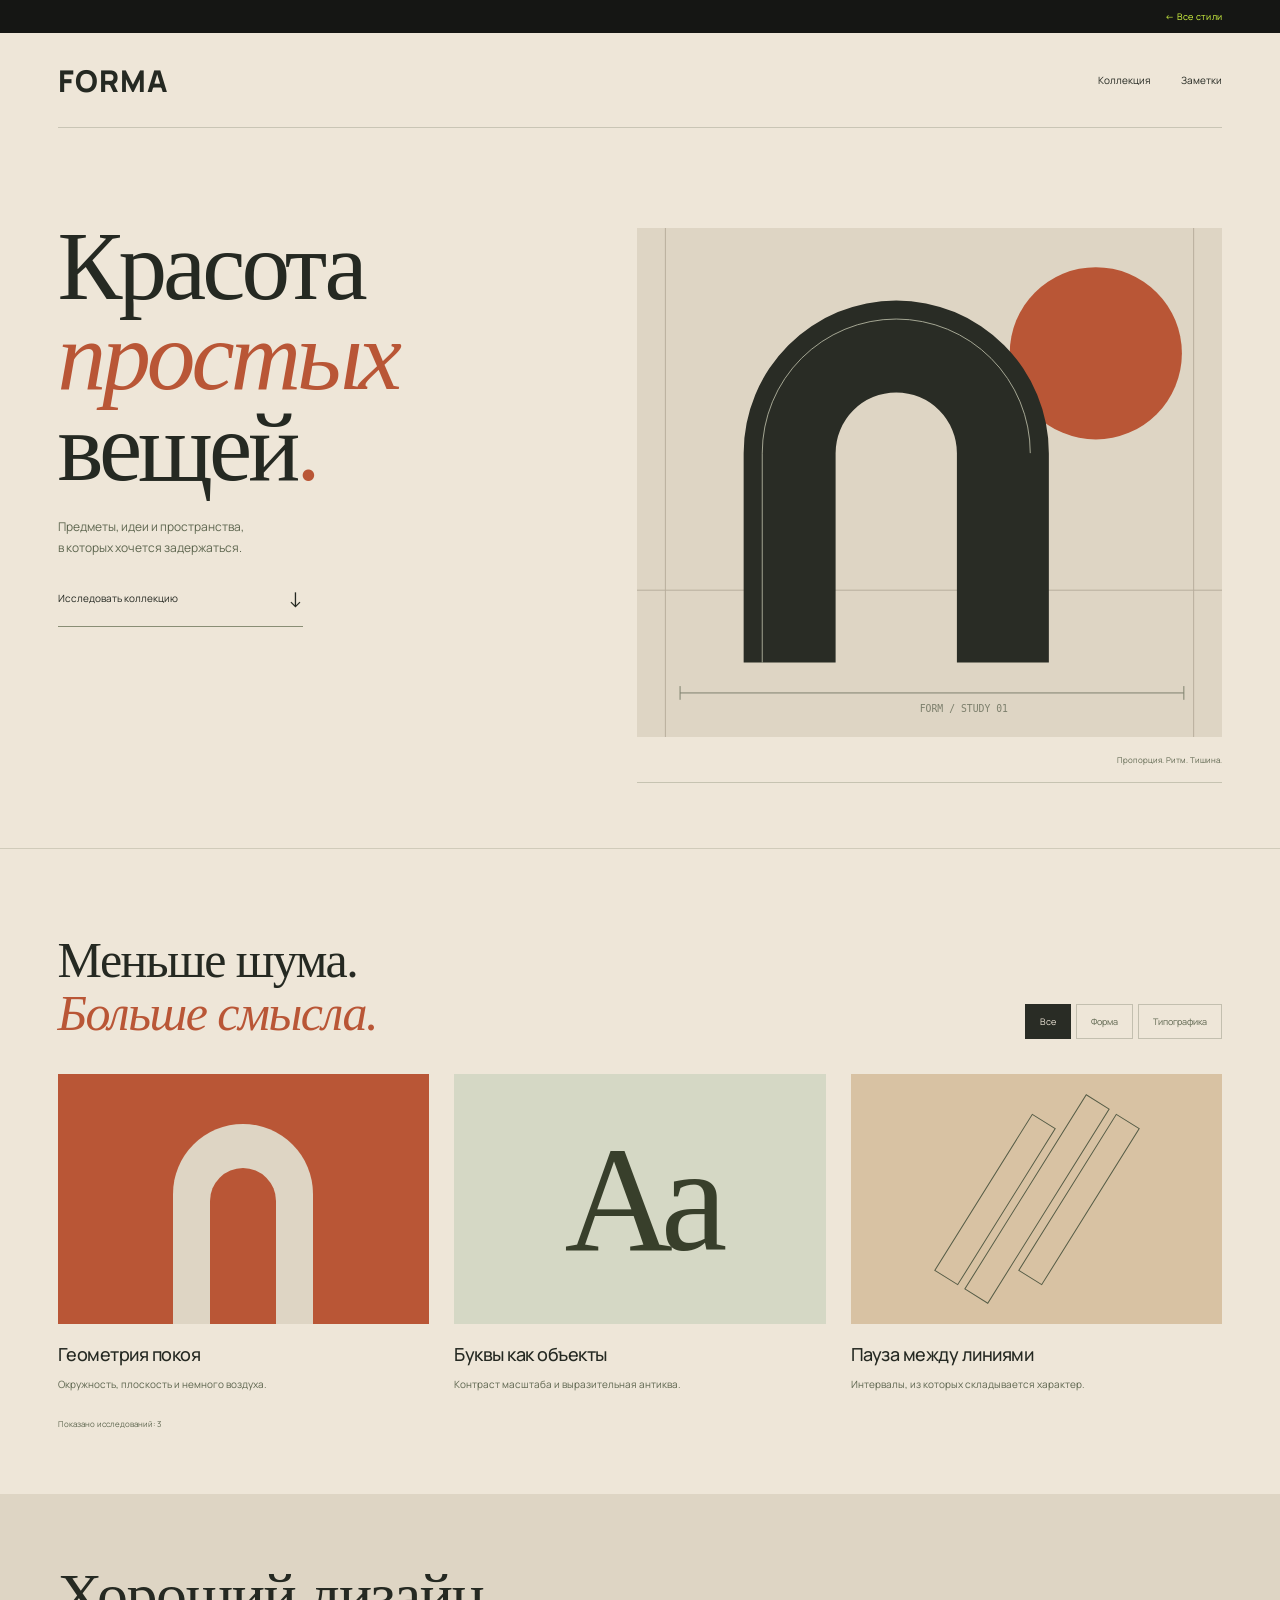
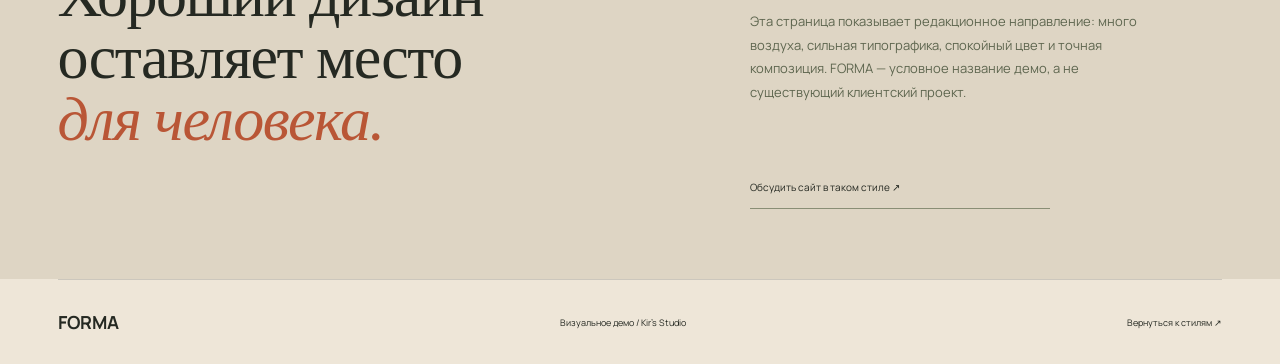
<file: styles/editorial.html>
<!doctype html><html lang="ru"><head><meta charset="utf-8"><meta name="viewport" content="width=device-width,initial-scale=1"><meta name="theme-color" content="#eee6d8"><title>FORMA — демо редакционного стиля / Kir’s Studio</title><meta name="description" content="Редакционный визуальный стиль: авторская графика, выразительная типографика и спокойная композиция. Демонстрация Kir’s Studio."><link rel="icon" href="../assets/favicon.svg"><link rel="stylesheet" href="../assets/fonts.css"><link rel="stylesheet" href="demos.css"><script src="demos.js" defer></script></head><body class="editorial"><div class="demo-banner"><a href="../index.html#styles">← Все стили</a></div><header class="demo-header"><a class="demo-brand" href="#top">FORMA</a><nav aria-label="Навигация FORMA"><a href="#collection">Коллекция</a><a href="#notes">Заметки</a></nav></header><main id="top"><section class="forma-hero"><div class="forma-heading"><h1>Красота<br><i>простых</i><br>вещей<span>.</span></h1><p class="forma-intro">Предметы, идеи и пространства,<br>в которых хочется задержаться.</p><a class="forma-link" href="#collection">Исследовать коллекцию <span>↓</span></a></div><div class="forma-visual"><img src="../assets/forma-art.svg" width="700" height="520" alt="Графическая композиция с аркой и терракотовым кругом"><div><span>Пропорция. Ритм. Тишина.</span></div></div></section><section id="collection" class="forma-collection"><div class="demo-section-head"><div><h2>Меньше шума.<br><i>Больше смысла.</i></h2></div><div class="filter-buttons" role="group" aria-label="Фильтр коллекции"><button aria-pressed="true" data-filter="all">Все</button><button aria-pressed="false" data-filter="form">Форма</button><button aria-pressed="false" data-filter="type">Типографика</button></div></div><div class="forma-grid"><article data-category="form"><div class="study-art arc-study" aria-hidden="true"><span></span></div><h3>Геометрия покоя</h3><p>Окружность, плоскость и немного воздуха.</p></article><article data-category="type"><div class="study-art type-study" aria-hidden="true">Aa</div><h3>Буквы как объекты</h3><p>Контраст масштаба и выразительная антиква.</p></article><article data-category="form"><div class="study-art line-study" aria-hidden="true"><i></i><i></i><i></i></div><h3>Пауза между линиями</h3><p>Интервалы, из которых складывается характер.</p></article></div><p class="filter-result" aria-live="polite">Показано исследований: 3</p></section><section class="forma-notes" id="notes"><h2>Хороший дизайн<br>оставляет место<br><i>для человека.</i></h2><p>Эта страница показывает редакционное направление: много воздуха, сильная типографика, спокойный цвет и точная композиция. FORMA — условное название демо, а не существующий клиентский проект.</p><a class="forma-link" href="../index.html#contacts">Обсудить сайт в таком стиле ↗</a></section></main><footer class="demo-footer"><strong>FORMA</strong><span>Визуальное демо / Kir’s Studio</span><a href="../index.html#styles">Вернуться к стилям ↗</a></footer></body></html>
</file>
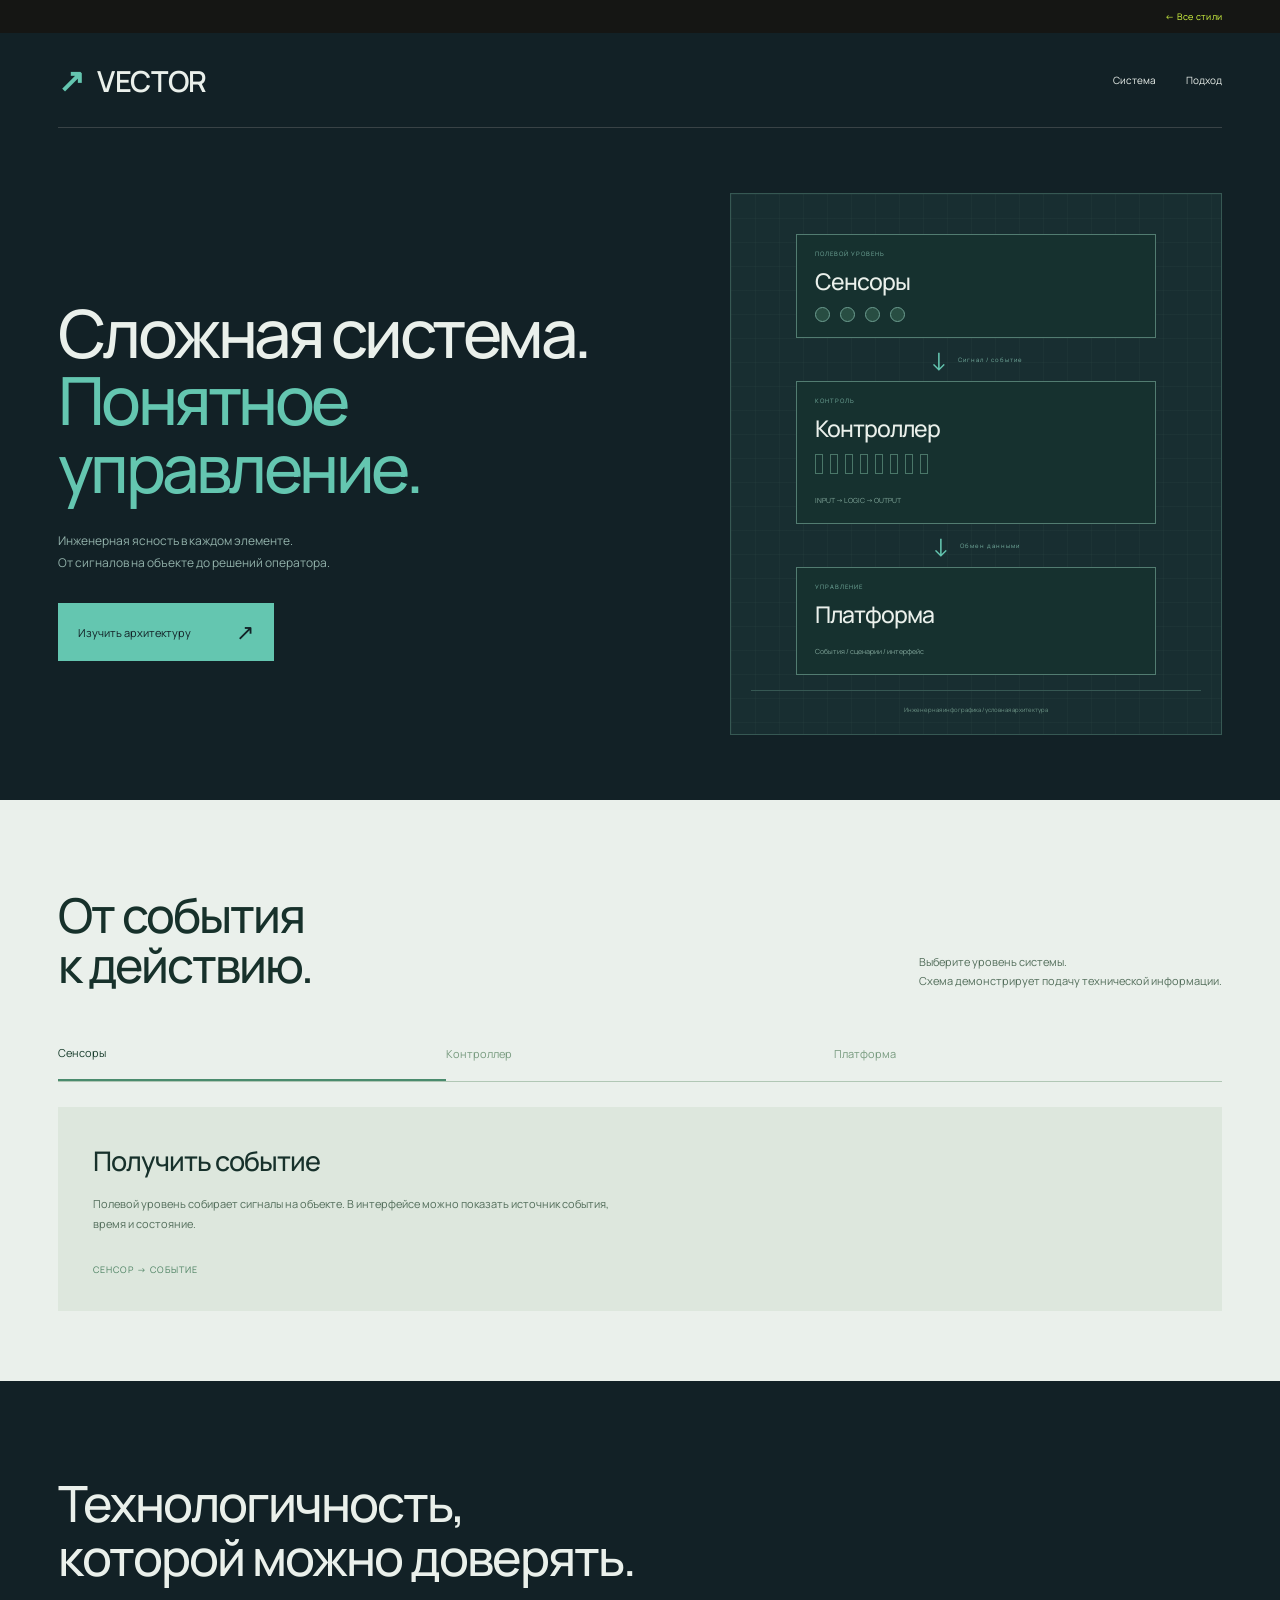
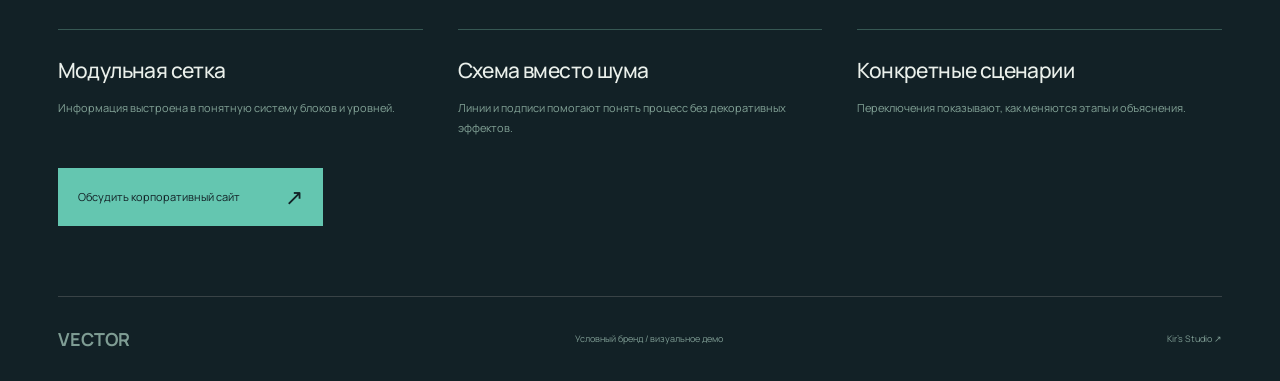
<file: styles/industrial.html>
<!doctype html><html lang="ru"><head><meta charset="utf-8"><meta name="viewport" content="width=device-width,initial-scale=1"><meta name="theme-color" content="#122126"><title>VECTOR — демо технологичного B2B-стиля / Kir’s Studio</title><meta name="description" content="Технологичный B2B-дизайн: модульная сетка, инженерная подача и интерактивная схема. Демонстрация Kir’s Studio."><link rel="icon" href="../assets/favicon.svg"><link rel="stylesheet" href="../assets/fonts.css"><link rel="stylesheet" href="demos.css"><script src="demos.js" defer></script></head><body class="industrial"><div class="demo-banner"><a href="../index.html#styles">← Все стили</a></div><header class="demo-header"><a class="demo-brand" href="#top"><span class="vector-logo">↗</span> VECTOR</a><nav aria-label="Навигация VECTOR"><a href="#system">Система</a><a href="#principles">Подход</a></nav></header><main id="top"><section class="vector-hero"><div><h1>Сложная система.<br><span>Понятное<br>управление.</span></h1><p>Инженерная ясность в каждом элементе.<br>От сигналов на объекте до решений оператора.</p><a class="vector-button" href="#system">Изучить архитектуру <span>↗</span></a></div><div class="engineering-visual" aria-label="Условная схема архитектуры: сенсоры, контроллер и платформа"><div class="engineering-grid"><div class="sensor-node"><span>ПОЛЕВОЙ УРОВЕНЬ</span><strong>Сенсоры</strong><div class="sensor-dots"><i></i><i></i><i></i><i></i></div></div><div class="link-line"><b>↓</b><span>Сигнал / событие</span></div><div class="controller-node"><span>КОНТРОЛЬ</span><strong>Контроллер</strong><div class="controller-slots"><i></i><i></i><i></i><i></i><i></i><i></i><i></i><i></i></div><small>INPUT → LOGIC → OUTPUT</small></div><div class="link-line"><b>↓</b><span>Обмен данными</span></div><div class="platform-node"><span>УПРАВЛЕНИЕ</span><strong>Платформа</strong><small>События / сценарии / интерфейс</small></div></div><div class="engineering-foot">Инженерная инфографика / условная архитектура</div></div></section><section class="vector-system" id="system"><div class="demo-section-head"><div><h2>От события<br>к действию.</h2></div><p>Выберите уровень системы.<br>Схема демонстрирует подачу технической информации.</p></div><div class="system-tabs" role="tablist" aria-label="Уровень архитектуры"><button role="tab" id="system-field" aria-selected="true" aria-controls="system-panel" data-system="0">Сенсоры</button><button role="tab" id="system-control" aria-selected="false" tabindex="-1" aria-controls="system-panel" data-system="1">Контроллер</button><button role="tab" id="system-platform" aria-selected="false" tabindex="-1" aria-controls="system-panel" data-system="2">Платформа</button></div><div class="system-detail" id="system-panel" role="tabpanel" aria-labelledby="system-field" tabindex="0"><div><h3 id="system-title">Получить событие</h3><p id="system-copy">Полевой уровень собирает сигналы на объекте. В интерфейсе можно показать источник события, время и состояние.</p></div><span id="system-flow">СЕНСОР → СОБЫТИЕ</span></div></section><section class="vector-principles" id="principles"><h2>Технологичность,<br>которой можно доверять.</h2><div><article><h3>Модульная сетка</h3><p>Информация выстроена в понятную систему блоков и уровней.</p></article><article><h3>Схема вместо шума</h3><p>Линии и подписи помогают понять процесс без декоративных эффектов.</p></article><article><h3>Конкретные сценарии</h3><p>Переключения показывают, как меняются этапы и объяснения.</p></article></div><a class="vector-button" href="../index.html#contacts">Обсудить корпоративный сайт <span>↗</span></a></section></main><footer class="demo-footer"><strong>VECTOR</strong><span>Условный бренд / визуальное демо</span><a href="../index.html#styles">Kir’s Studio ↗</a></footer></body></html>
</file>
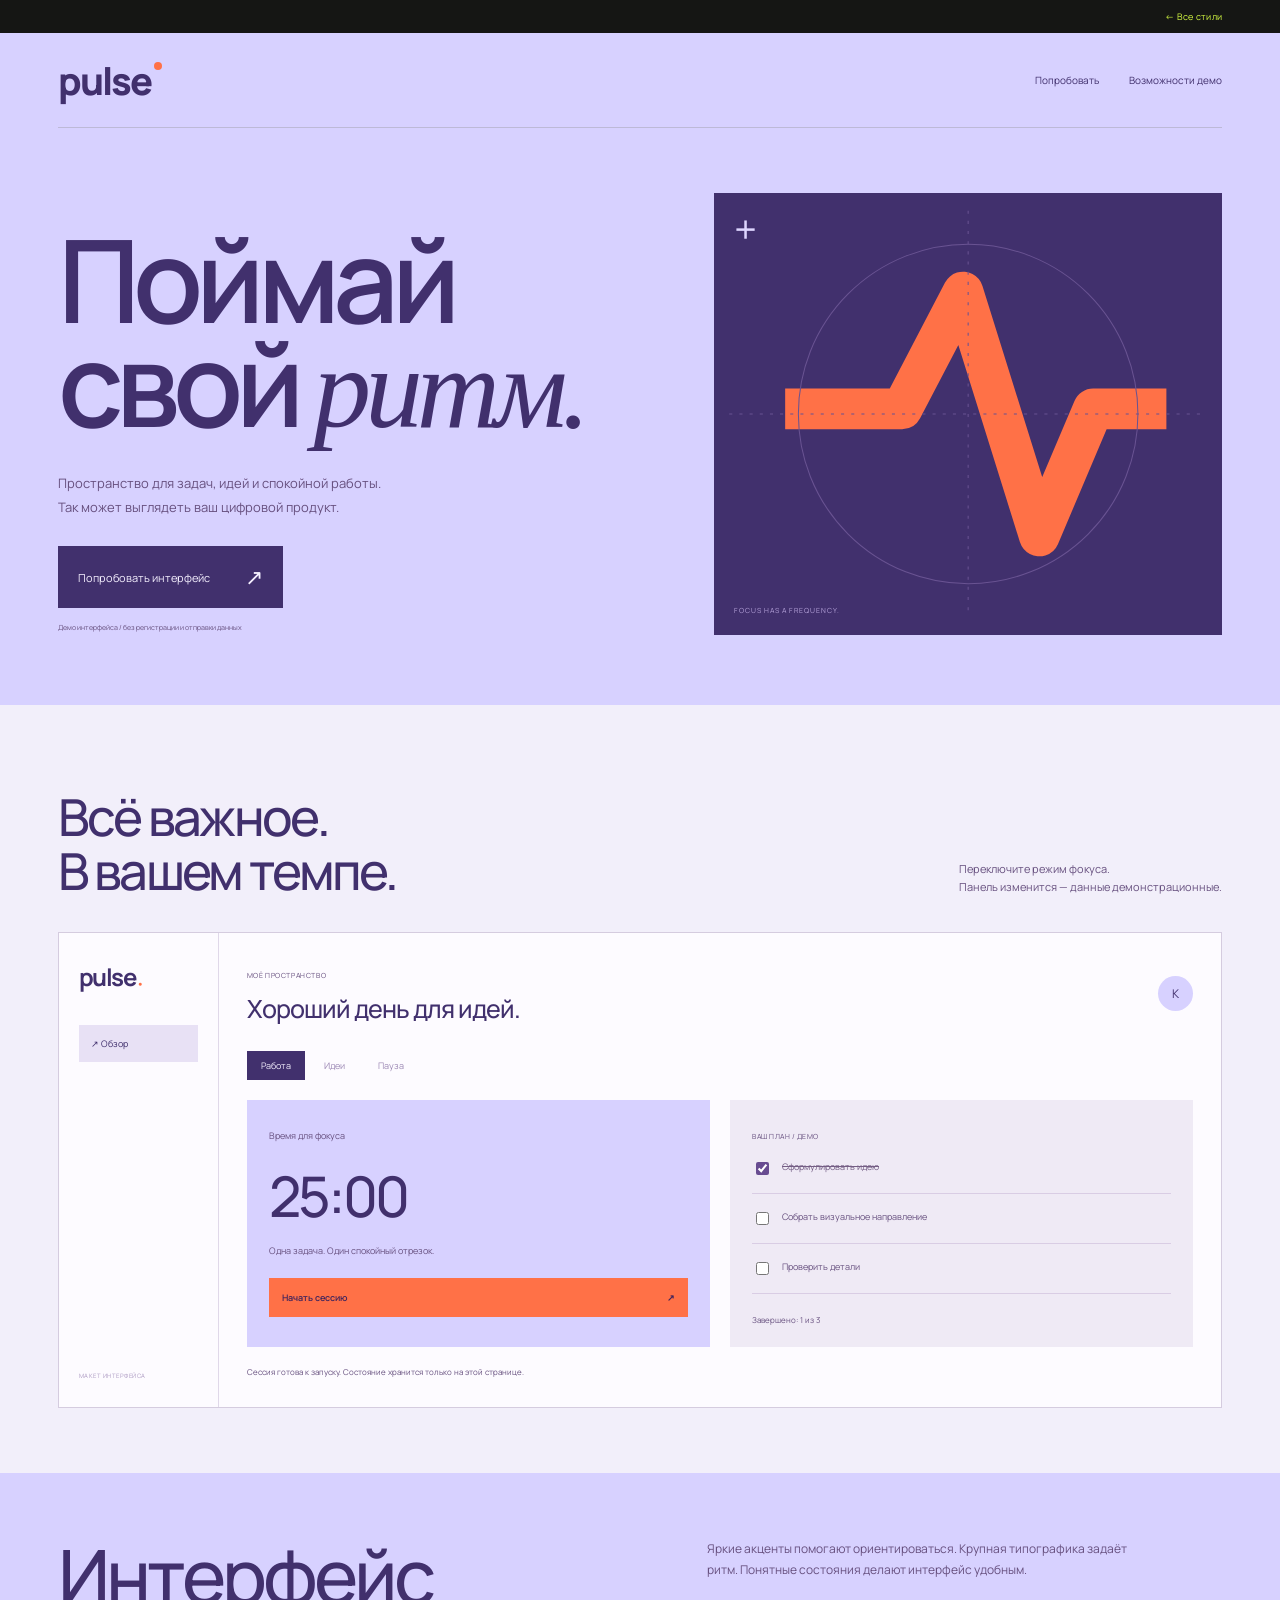
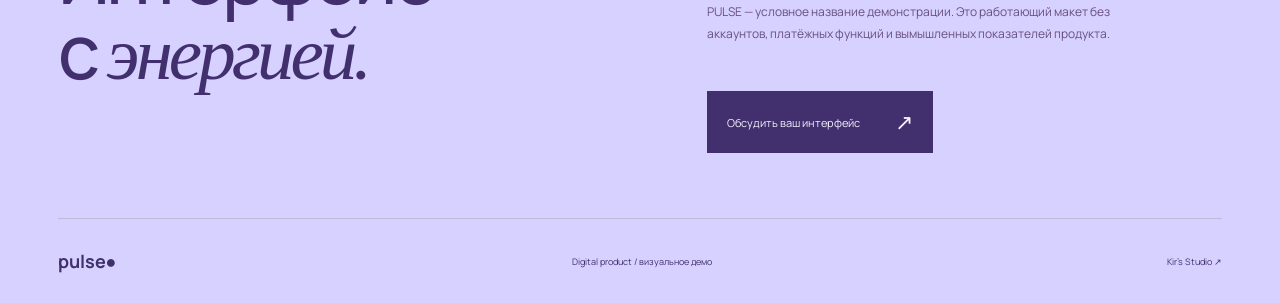
<file: styles/product.html>
<!doctype html><html lang="ru"><head><meta charset="utf-8"><meta name="viewport" content="width=device-width,initial-scale=1"><meta name="theme-color" content="#d7d1ff"><title>PULSE — демо дизайна цифрового продукта / Kir’s Studio</title><meta name="description" content="Выразительный digital-дизайн с интерактивной панелью и яркой палитрой. Демонстрация Kir’s Studio."><link rel="icon" href="../assets/favicon.svg"><link rel="stylesheet" href="../assets/fonts.css"><link rel="stylesheet" href="demos.css"><script src="demos.js" defer></script></head><body class="product"><div class="demo-banner"><a href="../index.html#styles">← Все стили</a></div><header class="demo-header"><a class="demo-brand" href="#top">pulse<span class="pulse-dot"></span></a><nav aria-label="Навигация PULSE"><a href="#dashboard">Попробовать</a><a href="#details">Возможности демо</a></nav></header><main id="top"><section class="pulse-hero"><div class="pulse-heading"><h1>Поймай<br>свой <i>ритм.</i></h1><p>Пространство для задач, идей и спокойной работы.<br>Так может выглядеть ваш цифровой продукт.</p><a class="pulse-button" href="#dashboard">Попробовать интерфейс <span>↗</span></a><span class="pulse-note">Демо интерфейса / без регистрации и отправки данных</span></div><div class="pulse-graphic" aria-hidden="true"><span class="graphic-cross">+</span><svg viewBox="0 0 500 400"><path d="M70 195H185L245 80L320 320L373 195H445" stroke="#ff7147" stroke-width="40" fill="none" stroke-linejoin="round"/><circle cx="250" cy="200" r="167" stroke="#695392" stroke-width="1" fill="none"/><path d="M15 200h470M250 0v400" stroke="#695392" stroke-width="1" stroke-dasharray="3 7"/></svg><span class="graphic-label">FOCUS HAS A FREQUENCY.</span></div></section><section class="pulse-dashboard" id="dashboard"><div class="demo-section-head"><div><h2>Всё важное.<br>В вашем темпе.</h2></div><p>Переключите режим фокуса.<br>Панель изменится — данные демонстрационные.</p></div><div class="pulse-board"><aside><strong>pulse<span>●</span></strong><span class="board-nav active">↗ Обзор</span><span class="board-note">МАКЕТ ИНТЕРФЕЙСА</span></aside><div class="board-main"><div class="board-top"><div><small>МОЁ ПРОСТРАНСТВО</small><h3>Хороший день для идей.</h3></div><span class="avatar" aria-hidden="true">K</span></div><div class="focus-tabs" role="group" aria-label="Режим фокуса"><button aria-pressed="true" data-focus="work">Работа</button><button aria-pressed="false" data-focus="ideas">Идеи</button><button aria-pressed="false" data-focus="rest">Пауза</button></div><div class="board-cards"><div class="focus-card"><span id="focus-label">Время для фокуса</span><strong id="focus-time">25:00</strong><p id="focus-description">Одна задача. Один спокойный отрезок.</p><button id="focus-start" class="focus-start" aria-pressed="false">Начать сессию <span>↗</span></button></div><div class="tasks-card"><span>ВАШ ПЛАН / ДЕМО</span><label><input type="checkbox" checked> Сформулировать идею</label><label><input type="checkbox"> Собрать визуальное направление</label><label><input type="checkbox"> Проверить детали</label><small id="tasks-count" aria-live="polite">Завершено: 1 из 3</small></div></div><p class="session-state" id="session-state" aria-live="polite">Сессия готова к запуску. Состояние хранится только на этой странице.</p></div></div></section><section class="pulse-details" id="details"><h2>Интерфейс<br>с <i>энергией.</i></h2><div><p>Яркие акценты помогают ориентироваться. Крупная типографика задаёт ритм. Понятные состояния делают интерфейс удобным.</p><p>PULSE — условное название демонстрации. Это работающий макет без аккаунтов, платёжных функций и вымышленных показателей продукта.</p><a class="pulse-button" href="../index.html#contacts">Обсудить ваш интерфейс <span>↗</span></a></div></section></main><footer class="demo-footer"><strong>pulse●</strong><span>Digital product / визуальное демо</span><a href="../index.html#styles">Kir’s Studio ↗</a></footer></body></html>
</file>
<file: assets/fonts.css>
@font-face {
  font-family: 'Manrope';
  font-style: normal;
  font-weight: 400;
  font-display: swap;
  src: url(manrope-0.ttf) format('truetype');
}
@font-face {
  font-family: 'Manrope';
  font-style: normal;
  font-weight: 500;
  font-display: swap;
  src: url(manrope-1.ttf) format('truetype');
}
@font-face {
  font-family: 'Manrope';
  font-style: normal;
  font-weight: 600;
  font-display: swap;
  src: url(manrope-2.ttf) format('truetype');
}
@font-face {
  font-family: 'Manrope';
  font-style: normal;
  font-weight: 700;
  font-display: swap;
  src: url(manrope-3.ttf) format('truetype');
}
@font-face {
  font-family: 'Manrope';
  font-style: normal;
  font-weight: 800;
  font-display: swap;
  src: url(manrope-4.ttf) format('truetype');
}
</file>
<file: studio.css>
:root{color-scheme:dark;--bg:#151614;--paper:#f2f0e9;--lime:#d9ff43;--grey:#adafa5;--line:#3a3c34;--pad:clamp(20px,4.5vw,80px)}*{box-sizing:border-box}html{scroll-behavior:smooth;scroll-padding-top:25px}body{margin:0;background:var(--bg);color:var(--paper);font-family:Manrope,Arial,sans-serif;font-size:14px;-webkit-font-smoothing:antialiased}a{color:inherit;text-decoration:none}button{font:inherit;cursor:pointer}button,a{-webkit-tap-highlight-color:transparent}button:focus-visible,a:focus-visible,[tabindex]:focus-visible{outline:2px solid var(--lime);outline-offset:5px}::selection{background:var(--lime);color:var(--bg)}.wrap{max-width:1600px;margin:auto;padding-inline:var(--pad)}.skip{position:fixed;top:-100px;left:20px;z-index:20;padding:14px;background:var(--lime);color:var(--bg)}.skip:focus{top:20px}.reading-line{position:fixed;z-index:30;height:2px;inset:0 0 auto;background:var(--lime);transform:scaleX(0);transform-origin:left;pointer-events:none}.masthead{height:108px;display:flex;align-items:center;justify-content:space-between;gap:24px;border-bottom:1px solid var(--line)}.brand{display:flex;align-items:center;gap:12px;font-size:21px;font-weight:700;line-height:1;letter-spacing:-1px}.brand-symbol{position:relative;background:var(--lime);color:var(--bg);font-size:46px;line-height:1;width:48px;height:48px;padding-left:5px;letter-spacing:-5px;font-weight:600}.brand-symbol>span{font-size:16px;position:absolute;top:2px;right:5px;letter-spacing:0}.brand-period{color:var(--lime)}.masthead nav{display:flex;gap:36px;font-size:12px}.masthead nav a{position:relative}.masthead nav a:after,.plain-link:after{content:'';height:1px;background:currentColor;position:absolute;bottom:-5px;left:0;right:0;transform:scaleX(0);transform-origin:left;transition:transform .3s}.masthead nav a:hover:after,.plain-link:hover:after{transform:scaleX(1)}.header-contact{font-size:12px;display:flex;gap:35px;align-items:center;border-bottom:1px solid #888c7b;padding:10px 0}.header-contact span{font-size:24px;color:var(--lime)}.hero{padding-top:28px;padding-bottom:25px}.hero-meta{display:flex;justify-content:space-between;gap:20px;font-size:9px;letter-spacing:1px;text-transform:uppercase;color:var(--grey)}.hero-meta>span:first-child{color:var(--lime)}.hero-layout{display:grid;grid-template-columns:1.45fr 1fr;gap:8%;padding-top:38px}.hero h1{font-size:clamp(72px,8.8vw,142px);line-height:.93;font-weight:500;letter-spacing:-.075em;text-transform:uppercase;margin:0}.hero h1>span{display:block}.hero h1 .lime-word{color:var(--lime)}.title-dot{color:var(--lime)}.last-word{white-space:nowrap}.type-register{display:block;font-size:8px;letter-spacing:1.5px;color:#878b7d;margin-top:35px}.hero-right{display:flex;flex-direction:column;justify-content:space-between;gap:30px;padding-top:6px}.hero-poster{background:#eee6d8;color:#252922;display:block;position:relative;padding:19px 21px 14px;transition:transform .4s;max-width:390px;margin:0 auto;width:100%}.hero-poster:hover{transform:translateY(-5px)}.poster-heading{display:flex;justify-content:space-between;align-items:center;border-bottom:1px solid #9b9b8910;padding-bottom:12px}.poster-heading>span:first-child{font-size:16px;letter-spacing:1.5px;font-weight:800}.poster-heading>span:last-child{font-size:6px;letter-spacing:1px}.poster-title{font:44px/.94 Georgia,serif;letter-spacing:-2px;margin:15px 0 8px;position:relative;z-index:1}.poster-title i{color:#ae4b31}.hero-poster img{display:block;width:100%;height:175px;object-fit:cover;object-position:50% 65%;margin-top:-40px;clip-path:polygon(49% 0,100% 0,100% 100%,0 100%,0 57%,49% 57%)}.poster-bottom{display:flex;justify-content:space-between;align-items:center;font-size:6px;letter-spacing:1px;margin-top:9px}.poster-bottom b{font-size:20px;font-weight:400}.hero-intro p{font-size:clamp(14px,1.45vw,21px);line-height:1.5;margin:0 0 24px;max-width:440px;letter-spacing:-.5px}.hero-actions{display:flex;align-items:center;gap:24px}.button{display:inline-flex;gap:26px;justify-content:space-between;align-items:center;background:var(--lime);color:var(--bg);font-size:11px;font-weight:700;min-height:48px;padding:15px 20px;transition:background .25s}.button:hover{background:#f0ff9f}.button span{font-size:20px;font-weight:400}.plain-link{font-size:11px;position:relative;white-space:nowrap}.hero-foot{display:flex;justify-content:space-between;align-items:center;gap:25px;border-top:1px solid var(--line);margin-top:42px;padding-top:22px;font-size:9px;color:var(--grey)}.hero-foot a{display:flex;align-items:center;gap:35px;color:var(--paper)}.hero-foot a span{font-size:22px;color:var(--lime)}.styles-section{padding:90px 0 65px;background:var(--paper);color:var(--bg)}.index{font-size:9px;letter-spacing:1px;text-transform:uppercase;margin:0;color:var(--grey)}.section-heading{display:grid;grid-template-columns:1fr 3fr;gap:30px;margin-bottom:48px}.section-heading>div{display:flex;justify-content:space-between;align-items:flex-end;gap:40px}.section-heading h2{font-size:clamp(33px,3.8vw,62px);font-weight:500;line-height:1.06;letter-spacing:-2.7px;margin:0}.section-heading h2 span{color:#75786a}.section-heading>div>p{font-size:11px;line-height:1.65;max-width:290px;margin:0;color:#767a6d}.styles-section .index{color:#6d7461}.style-tabs{display:grid;grid-template-columns:repeat(3,1fr);border-top:1px solid #b6baaa;margin-bottom:35px}.style-tabs button{border:0;background:none;text-align:left;position:relative;display:grid;grid-template-columns:25px 1fr;gap:8px;padding:23px 20px 23px 0;color:#757d68;border-bottom:1px solid #b6baaa;transition:color .25s}.style-tabs button+button{padding-left:22px;border-left:1px solid #b6baaa}.style-tabs button[aria-selected=true]{color:#202719;border-bottom:3px solid #56693c;background:#e5e9db}.style-tabs button[aria-selected=true]:first-child{padding-left:20px}.style-tabs button>span{font-size:9px;margin-top:6px}.style-tabs strong{font-size:22px;font-weight:500;letter-spacing:-.8px}.style-tabs small{grid-column:2;font-size:9px}.style-tabs b{position:absolute;right:20px;top:26px;font-size:22px;font-weight:400}.style-panel{display:grid;grid-template-columns:1fr 3fr;gap:30px}.style-description{padding-top:8px;min-width:0;display:flex;flex-direction:column;align-items:flex-start}.demo-label{font-size:7px;text-transform:uppercase;letter-spacing:.7px;color:#68735a;padding:6px 0;border-bottom:1px solid #b9c0ac}.style-description h3{font-size:42px;font-weight:600;letter-spacing:-1.5px;margin:25px 0 6px}.style-description p{font-size:11px;line-height:1.7;margin:0 0 20px;color:#747968;max-width:280px}.style-description .style-subtitle{font-size:13px;color:#343e2b;line-height:1.45;margin-bottom:20px}.palette{display:flex;align-items:center;gap:5px;flex-wrap:wrap;border-top:1px solid #bdc3b1;padding-top:16px;width:100%}.palette>span{display:inline-block;background:var(--swatch);width:18px;height:18px;border:1px solid #15161420}.palette small{display:block;flex-basis:100%;font-size:8px;color:#727965;margin-top:4px}.style-details{font-size:10px;line-height:1.7;list-style:none;padding:0;margin:20px 0 24px;width:100%;color:#5b6750}.style-details li{border-bottom:1px solid #ced2c6;padding:7px 0}.style-details li:before{content:'↗';margin-right:9px}.demo-open{display:flex;justify-content:space-between;align-items:center;gap:30px;width:100%;max-width:220px;min-height:46px;background:#202719;color:var(--paper);padding:12px 15px;font-size:11px;transition:background .25s}.demo-open:hover{background:#495c32}.demo-open span{font-size:20px}.tech-note{font-size:7px;letter-spacing:.5px;color:#818775;margin-top:12px}.preview-column{min-width:0}.preview-toolbar{display:flex;align-items:center;justify-content:space-between;gap:10px;min-height:44px;background:#dedfd7;border:1px solid #c3c7b9;padding:7px 13px;font-size:8px;color:#6e7860}.preview-toolbar>span{letter-spacing:.5px}.preview-toolbar [role=group]{display:flex;gap:3px}.preview-toolbar button{border:0;background:none;color:#75806b;font-size:8px;padding:7px 10px}.preview-toolbar button[aria-pressed=true]{background:var(--paper);color:#2f3d23}.preview-stage{height:490px;background:#d4d7c9;position:relative;padding:16px 16px 38px;overflow:hidden;display:flex;align-items:flex-start;justify-content:center}.preview-screen{height:100%;background:#fff;width:100%;overflow:hidden;position:relative;border:1px solid #bdc3af}.preview-screen iframe{position:absolute;left:0;top:0;border:0;transform-origin:top left;pointer-events:none;max-width:none}.preview-stage[data-device=mobile] .preview-screen{width:230px;border-radius:18px;border:6px solid #313829;height:430px;box-shadow:0 5px 10px #1516140b}.preview-caption{position:absolute;left:18px;right:18px;bottom:12px;display:flex;justify-content:space-between;font-size:7px;color:#6f7962}.preview-caption>span:first-child:before{content:'●';font-size:6px;margin-right:6px;color:#617b3e}.style-end{border-top:1px solid #b8bfad;margin-top:32px;padding-top:18px;display:flex;justify-content:space-between;gap:30px;color:#79816f;font-size:9px;line-height:1.6}.style-end p{max-width:550px;margin:0}.style-end a{color:#344b22;white-space:nowrap}.services{padding-top:90px;padding-bottom:90px}.services .section-heading{margin-bottom:45px}.services .section-heading>div{display:block}.services .section-heading>div>p{margin-top:25px}.service-row{display:grid;grid-template-columns:1fr 1.2fr 1.2fr .6fr;gap:30px;padding:32px 0;border-top:1px solid var(--line);align-items:start}.service-row>span:first-child{font-size:9px;color:#81876f;padding-top:6px}.service-row h3{font-size:27px;font-weight:500;line-height:1.18;letter-spacing:-1px;margin:0}.service-row p{color:var(--grey);font-size:11px;line-height:1.75;max-width:340px;margin:0}.service-tag{font-size:7px;letter-spacing:.5px;border:1px solid #4b523f;padding:7px 9px;justify-self:end;white-space:nowrap;color:#a4b18b}.approach-section{background:#e7e9dc;color:#22291b;padding:75px 0}.approach-head{display:grid;grid-template-columns:1fr 1.7fr 1.3fr;gap:30px;align-items:end;margin-bottom:55px}.approach-head .index{align-self:start;color:#6f7d5d}.approach-head h2{font-size:clamp(40px,4.6vw,72px);font-weight:500;line-height:.96;letter-spacing:-3px;margin:0}.approach-head h2 i{font-family:Georgia,serif;font-weight:400;color:#526b38}.approach-head>p:last-child{font-size:11px;line-height:1.7;color:#748265;margin:0}.approach-list{list-style:none;display:grid;grid-template-columns:repeat(4,1fr);gap:30px;padding:0;margin:0}.approach-list li{border-top:1px solid #a9b696;padding-top:15px}.approach-list li>span{font-size:8px;color:#71865a}.approach-list h3{font-size:22px;font-weight:500;letter-spacing:-.5px;margin:27px 0 12px}.approach-list p{font-size:11px;line-height:1.65;color:#758666;max-width:235px;margin:0}.about{padding-top:90px;padding-bottom:90px}.about-grid{display:grid;grid-template-columns:1fr 1.4fr;gap:70px;align-items:center;margin-top:40px}.signature{font:italic 150px/.9 Georgia,serif;letter-spacing:-12px;position:relative;color:var(--lime)}.signature>span{font:100px/.9 Manrope,Arial,sans-serif;margin-left:15px}.signature>small{display:block;font:8px/1.5 Manrope,sans-serif;letter-spacing:1.5px;color:#7c8b68;margin-top:23px}.about h2{font-size:34px;font-weight:500;letter-spacing:-1.6px;line-height:1.15;margin:0 0 26px}.about p:not(.index){font-size:12px;line-height:1.8;color:var(--grey);max-width:560px;margin:0 0 17px}.about .plain-link{display:inline-block;color:var(--lime);margin-top:14px}.contact-section{background:var(--lime);color:var(--bg);padding:30px 0 55px}.contact-top{display:flex;justify-content:space-between;gap:30px;font-size:9px}.contact-top .index{color:#5f6c27}.contact-section h2{font-size:clamp(60px,8.4vw,134px);line-height:.99;font-weight:500;letter-spacing:-6px;position:relative;margin:55px 0 60px;max-width:1250px}.contact-section h2 i{font-family:Georgia,serif;font-weight:400;letter-spacing:-7px}.contact-arrow{position:absolute;right:0;top:-10px;font-size:100px;font-weight:400}.contact-bottom{display:grid;grid-template-columns:1.1fr .7fr 1.2fr;gap:30px;padding-top:25px;border-top:1px solid #15161455}.contact-bottom>p{margin:0;font-size:13px;line-height:1.6;color:#3c491f}.contact-link>span{display:block;font-size:8px;text-transform:uppercase;letter-spacing:1px;margin-bottom:12px;color:#4a5827}.contact-link>strong{font-size:24px;font-weight:500;letter-spacing:-1px;display:inline-block;transition:transform .3s}.contact-link:hover>strong{transform:translateX(5px)}.email-link>strong{font-size:20px;overflow-wrap:anywhere}.footer{display:flex;justify-content:space-between;align-items:center;gap:30px;min-height:105px;font-size:8px;color:#8b907d}.footer>a:first-child{font-size:17px;color:var(--paper);letter-spacing:-.5px}.footer>a:first-child>span{font-size:8px;color:#8b907d;margin-left:22px}.styles-section button:focus-visible,.styles-section a:focus-visible,.styles-section [tabindex]:focus-visible{outline-color:#536d31}.contact-section a:focus-visible{outline-color:#151614}
@media(prefers-reduced-motion:no-preference){.hero h1{animation:hero-in .8s both}.hero-right{animation:hero-in .8s .12s both}.hero-meta{animation:hero-in .6s both}@keyframes hero-in{from{opacity:0;transform:translateY(18px)}to{opacity:1;transform:translateY(0)}}}
@media(min-width:1450px){.hero-layout{gap:10%}.hero-poster{max-width:420px}.hero-poster img{height:205px}.hero-right{gap:35px}.poster-title{font-size:52px}.hero-intro{margin-top:10px}}
@media(max-width:1100px){.hero-layout{gap:5%;grid-template-columns:1.4fr 1fr}.hero h1{font-size:9.2vw}.hero-poster{padding:15px;max-width:310px}.poster-title{font-size:35px}.hero-poster img{height:140px;margin-top:-30px}.hero-intro p{font-size:14px}.hero-actions{gap:15px;flex-wrap:wrap}.section-heading>div{display:block}.section-heading>div>p{margin-top:20px}.style-description h3{font-size:32px}.style-panel{grid-template-columns:1fr 2.3fr}.style-tabs strong{font-size:18px}.style-tabs small{font-size:8px}.preview-stage{height:450px}.service-row{grid-template-columns:.5fr 1.2fr 1.2fr;gap:25px}.service-tag{display:none}.approach-head{grid-template-columns:1fr 2fr}.approach-head>p:last-child{grid-column:2}.about-grid{gap:40px}.signature{font-size:120px}.signature>span{font-size:75px}.contact-section h2{letter-spacing:-4px}.contact-arrow{font-size:80px}.contact-link>strong{font-size:21px}.email-link>strong{font-size:15px}}
@media(max-width:750px){.masthead{height:88px}.masthead nav{gap:18px;font-size:10px}.masthead nav a:last-child{display:none}.header-contact{font-size:10px;gap:15px}.brand{font-size:18px}.brand-symbol{width:39px;height:39px;font-size:37px}.hero-layout{grid-template-columns:1.25fr 1fr;gap:25px}.hero h1{font-size:9.5vw}.hero-poster{max-width:none}.poster-title{font-size:30px}.hero-poster img{height:110px}.hero-intro p{font-size:12px}.button{min-height:43px;padding:12px;font-size:10px;gap:15px}.hero-actions{gap:12px}.plain-link{font-size:10px}.hero-foot{font-size:8px;gap:15px}.section-heading{grid-template-columns:1fr;gap:20px;margin-bottom:30px}.styles-section{padding-top:60px}.section-heading h2{font-size:40px;letter-spacing:-2px}.style-tabs button{grid-template-columns:18px 1fr;gap:5px;padding:18px 10px 18px 0}.style-tabs button+button{padding-left:12px}.style-tabs button[aria-selected=true]:first-child{padding-left:12px}.style-tabs strong{font-size:16px}.style-tabs b{display:none}.style-panel{grid-template-columns:1fr;gap:24px}.style-description{display:grid;grid-template-columns:1fr 1fr;column-gap:30px;align-items:start}.demo-label{grid-column:1/-1;justify-self:start}.style-description h3{grid-column:1;margin:15px 0 6px}.style-description .style-subtitle{grid-column:1}.style-description #demo-description{grid-column:2;grid-row:2/4;margin:15px 0}.palette{grid-column:1;grid-row:4}.style-details{grid-column:2;grid-row:4/6;margin-top:0}.demo-open{grid-column:1;grid-row:5;margin-top:17px}.tech-note{grid-column:1}.preview-stage{height:430px}.style-end{display:block}.style-end a{display:inline-block;margin-top:12px}.services,.about{padding-top:60px;padding-bottom:60px}.service-row{grid-template-columns:25px 1fr 1.2fr;gap:18px}.service-row h3{font-size:22px}.service-row p{font-size:10px}.approach-head{grid-template-columns:1fr;gap:22px;margin-bottom:35px}.approach-head h2{font-size:50px}.approach-head>p:last-child{grid-column:1}.approach-list{grid-template-columns:1fr 1fr;gap:30px}.approach-list h3{margin-top:20px}.about-grid{grid-template-columns:.8fr 1.4fr;gap:30px;margin-top:30px}.signature{font-size:80px;letter-spacing:-8px}.signature>span{font-size:45px;margin-left:5px}.signature>small{font-size:6px}.about h2{font-size:26px}.about p:not(.index){font-size:11px}.contact-section h2{font-size:65px;letter-spacing:-3px;margin-top:38px}.contact-section h2 i{letter-spacing:-4px}.contact-arrow{font-size:60px}.contact-bottom{grid-template-columns:1fr 1.2fr}.contact-bottom>p{grid-column:1/-1;font-size:12px}.email-link>strong{font-size:14px}.footer{gap:15px}.footer>span{max-width:160px;line-height:1.6}}
@media(max-width:500px){.masthead{height:80px}.masthead nav{display:none}.header-contact{font-size:10px;gap:20px}.hero{padding-top:20px}.hero-meta{font-size:7px;letter-spacing:.5px}.hero-meta>span:last-child{max-width:120px;text-align:right}.hero-layout{grid-template-columns:1fr;gap:30px;padding-top:28px}.hero h1{font-size:clamp(56px,15.5vw,79px);line-height:.97;letter-spacing:-4px}.hero h1>span:first-child,.hero h1>span:nth-child(2){display:inline}.hero h1>span:nth-child(2):before{content:' '}.hero h1>span:first-child{font-size:.77em}.hero h1>span:nth-child(2){font-size:.77em}.hero h1>span:nth-child(2):after{content:'';display:block}.type-register{font-size:6px;margin-top:20px}.hero-right{display:flex;gap:25px;padding:0}.hero-poster{order:2;padding:18px;max-width:none}.poster-title{font-size:41px;margin-top:18px}.hero-poster img{height:170px;margin-top:-40px}.poster-heading>span:first-child{font-size:16px}.poster-heading>span:last-child{font-size:7px}.poster-bottom{font-size:7px}.hero-intro{order:1}.hero-intro p{font-size:13px;max-width:330px;margin-bottom:20px;letter-spacing:-.2px}.hero-actions{flex-wrap:nowrap;justify-content:flex-start;gap:24px}.hero-actions .button{padding:14px 16px;min-height:46px;font-size:10px}.hero-actions .plain-link{font-size:10px}.hero-foot{margin-top:24px;align-items:flex-start;font-size:7px;line-height:1.5}.hero-foot>span{max-width:155px}.hero-foot a{gap:12px;max-width:140px}.styles-section{padding:50px 0 35px}.section-heading h2{font-size:35px;letter-spacing:-1.9px}.section-heading>div>p{font-size:10px;max-width:310px;margin-top:18px}.section-heading>div>p br{display:none}.index{font-size:8px}.style-tabs{margin-bottom:22px}.style-tabs button{grid-template-columns:1fr;padding:14px 8px!important;gap:7px}.style-tabs button>span{font-size:8px;margin:0}.style-tabs strong{font-size:13px;letter-spacing:-.4px;line-height:1.2}.style-tabs small{grid-column:1;font-size:7px;line-height:1.5}.style-description{column-gap:22px}.demo-label{font-size:6px}.style-description h3{font-size:32px}.style-description p{font-size:9px;line-height:1.65}.style-description .style-subtitle{font-size:11px;line-height:1.5;margin-bottom:15px}.palette small{font-size:7px;line-height:1.6}.style-details{font-size:8px}.demo-open{font-size:9px;padding:10px;gap:15px;min-height:41px}.tech-note{font-size:6px}.preview-toolbar{padding:6px 8px;font-size:6px;gap:5px}.preview-toolbar button{font-size:7px;padding:7px}.preview-stage{height:320px;padding:12px 12px 35px}.preview-stage[data-device=mobile]{height:460px}.preview-stage[data-device=mobile] .preview-screen{height:410px;width:218px}.preview-caption{font-size:6px;gap:12px;left:12px;right:12px}.preview-caption>span:last-child{max-width:180px;text-align:right}.style-end{font-size:8px;margin-top:22px}.services,.about{padding-top:50px;padding-bottom:50px}.service-row{grid-template-columns:23px 1fr;gap:15px;padding:23px 0}.service-row h3{font-size:24px;letter-spacing:-.8px}.service-row p{grid-column:2;font-size:11px}.approach-section{padding:50px 0}.approach-head h2{font-size:49px;letter-spacing:-2px}.approach-head>p:last-child{font-size:10px}.approach-list{gap:26px 20px}.approach-list h3{font-size:20px;margin:20px 0 10px}.approach-list p{font-size:10px}.about-grid{display:block}.signature{font-size:100px;letter-spacing:-8px;margin-bottom:36px}.signature>span{font-size:66px;margin-left:13px}.about h2{font-size:29px;margin-bottom:20px;letter-spacing:-1.4px}.about p:not(.index){font-size:12px}.contact-section{padding-top:24px;padding-bottom:35px}.contact-top{font-size:7px;gap:20px}.contact-top>span{max-width:130px;text-align:right;line-height:1.5}.contact-section h2{font-size:clamp(47px,12.8vw,63px);line-height:1.1;letter-spacing:-2.5px;margin:40px 0}.contact-section h2 i{letter-spacing:-3px;display:block}.contact-arrow{font-size:53px;right:0;top:-7px}.contact-bottom{grid-template-columns:1fr;gap:25px;padding-top:22px}.contact-link{border-bottom:1px solid #15161433;padding-bottom:18px}.contact-link>strong{font-size:25px}.contact-link>span{margin-bottom:8px}.email-link>strong{font-size:20px}.footer{min-height:145px;flex-wrap:wrap;padding-block:28px;font-size:7px}.footer>a:first-child{width:100%;font-size:17px}.footer>span{max-width:none}}
@media(prefers-reduced-motion:reduce){html{scroll-behavior:auto}*,*:before,*:after{animation:none!important;transition:none!important}.reading-line{display:none}}
/* Readable body copy and contrast on light surfaces. */
.styles-section .section-heading>div>p{color:#5f6755;font-size:12px}.style-description p{color:#60694f;font-size:12px}.palette small,.tech-note,.style-end,.preview-caption{color:#5d684e}.style-tabs button{color:#586348}.preview-toolbar{color:#566348}.preview-toolbar button{color:#566348}.service-row p{font-size:13px}.about p:not(.index){font-size:14px}.approach-list p,.approach-head>p:last-child{color:#556744;font-size:12px}.section-heading>div>p{color:#a9b299;font-size:12px}.styles-section .section-heading>div>p{color:#5f6755}.style-details{font-size:11px}.style-end{font-size:10px}
@media(max-width:500px){.style-description p{font-size:10px}.style-details{font-size:9px}.service-row p,.about p:not(.index){font-size:12px}.approach-list p,.approach-head>p:last-child{font-size:11px}.section-heading>div>p{font-size:11px}}

@media(max-width:500px){.hero h1>span:first-child,.hero h1>span:nth-child(2){font-size:.74em}.hero h1>span:nth-child(2):before{content:'\00a0'}}

/* Simplified hierarchy without decorative numbering or section labels. */
.section-heading{grid-template-columns:1fr}.style-tabs button{grid-template-columns:1fr;padding-right:50px}.style-tabs small{grid-column:1}.service-row{grid-template-columns:1fr 1fr}.service-row h3{grid-column:1}.service-row p{grid-column:2}.approach-head{grid-template-columns:1.7fr 1.3fr}.approach-list h3{margin-top:8px}.about-grid{margin-top:0}.contact-top{justify-content:flex-end}.poster-heading>span:first-child{font-size:16px}.poster-bottom{justify-content:flex-end}
@media(max-width:750px){.approach-head{grid-template-columns:1fr}.approach-head>p:last-child{grid-column:1}.service-row{grid-template-columns:1fr 1.2fr}}
@media(max-width:500px){.service-row{grid-template-columns:1fr}.service-row p{grid-column:1}.style-tabs button{grid-template-columns:1fr}.style-tabs small{grid-column:1}}
</file>
<file: styles/demos.css>
*{box-sizing:border-box}html{scroll-behavior:smooth;scroll-padding-top:20px}body{margin:0;font-family:Manrope,Arial,sans-serif;-webkit-font-smoothing:antialiased}a{color:inherit;text-decoration:none}button,input{font:inherit}button{cursor:pointer}a,button,input{-webkit-tap-highlight-color:transparent}a:focus-visible,button:focus-visible,input:focus-visible,[tabindex]:focus-visible{outline:2px solid currentColor;outline-offset:4px}img{max-width:100%;display:block}h1,h2,h3,p{margin:0}button{border-radius:0}.demo-banner{display:flex;justify-content:space-between;gap:20px;padding:10px 4.5%;font-size:9px;letter-spacing:.3px;background:#151614;color:#d5d7ca}.demo-banner a{color:#d9ff43}.demo-header{margin:0 4.5%;min-height:95px;display:flex;justify-content:space-between;align-items:center;gap:35px;border-bottom:1px solid #88888855}.demo-brand{font-size:29px;font-weight:800;letter-spacing:1px}.demo-brand>span{font-size:10px;vertical-align:top;margin-left:5px}.demo-slogan{font-size:9px;line-height:1.6;margin-right:auto;margin-left:40px}.demo-header nav{display:flex;gap:30px;font-size:10px}.demo-header nav a{border-bottom:1px solid transparent;padding:7px 0}.demo-header nav a:hover{border-color:currentColor}.demo-eyebrow{font-size:9px;letter-spacing:1.3px;text-transform:uppercase}.demo-section-head{display:flex;align-items:flex-end;justify-content:space-between;gap:30px;margin-bottom:35px}.demo-section-head h2{font-size:48px;font-weight:500;line-height:1.05;letter-spacing:-2px;margin-top:20px}.demo-section-head>p{font-size:11px;line-height:1.7}.demo-footer{display:flex;justify-content:space-between;align-items:center;gap:25px;margin:0 4.5%;border-top:1px solid #88888855;padding:30px 0;font-size:9px}.demo-footer>strong{font-size:18px}.demo-footer a:hover{text-decoration:underline}
/* Editorial: warm paper, serif display, authored forms. */
.editorial{background:#eee6d8;color:#252922}.editorial .demo-header{border-color:#92937f66}.editorial .demo-brand{font-size:30px}.editorial .demo-eyebrow{color:#7a806c}.forma-hero{position:relative;display:grid;grid-template-columns:1fr 1.15fr;gap:6%;padding:65px 4.5% 65px;min-height:650px}.forma-heading h1{font-family:Georgia,serif;font-weight:400;font-size:clamp(75px,7.6vw,112px);line-height:.93;letter-spacing:-4px;margin-top:28px}.forma-heading h1 i{color:#b95636}.forma-heading h1>span{color:#b95636}.forma-intro{font-size:12px;line-height:1.7;margin-top:25px;color:#71765e}.forma-link{display:flex;align-items:center;justify-content:space-between;max-width:245px;font-size:10px;margin-top:26px;border-bottom:1px solid #898e75;padding-bottom:14px}.forma-link span{font-size:21px}.forma-visual{align-self:center;margin-top:35px;position:relative}.forma-visual img{width:100%;height:auto;aspect-ratio:1.15;object-fit:cover}.forma-visual>div{display:flex;justify-content:space-between;gap:20px;border-bottom:1px solid #898e7566;padding:17px 0;font-size:8px;color:#787f64}.forma-side{position:absolute;right:12px;top:170px;writing-mode:vertical-rl;font-size:7px;letter-spacing:1px;color:#898d77}.forma-collection{padding:65px 4.5%;border-top:1px solid #92937f55}.editorial h2{font-family:Georgia,serif;font-weight:400;font-size:50px;letter-spacing:-1.5px}.editorial h2 i{color:#b95636}.filter-buttons{display:flex;gap:5px}.filter-buttons button{border:1px solid #92937f77;color:#73795f;background:none;font-size:9px;padding:10px 14px}.filter-buttons button[aria-pressed=true]{background:#292c25;color:#eee6d8;border-color:#292c25}.forma-grid{display:grid;grid-template-columns:repeat(3,1fr);gap:25px}.forma-grid article[hidden]{display:none}.study-art{height:250px;position:relative;overflow:hidden;display:flex;align-items:center;justify-content:center;margin-bottom:18px}.arc-study{background:#b95636}.arc-study>span{width:140px;height:210px;background:#ded5c4;border-radius:100px 100px 0 0;position:absolute;bottom:-10px}.arc-study>span:after{content:'';position:absolute;bottom:0;left:37px;width:66px;height:166px;border-radius:40px 40px 0 0;background:#b95636}.type-study{background:#d5d8c5;color:#383f2b;font:150px/1 Georgia,serif;letter-spacing:-12px}.type-study>span{position:absolute;left:15px;bottom:15px;font:8px/1 Manrope,sans-serif;letter-spacing:1px}.line-study{background:#d8c2a3;gap:14px;transform:none}.line-study i{width:28px;height:185px;border:1px solid #575d47;transform:rotate(32deg)}.line-study i:nth-child(2){height:230px}.forma-grid article>span{font-size:7px;letter-spacing:.7px;color:#82886e}.forma-grid h3{font-size:18px;font-weight:500;letter-spacing:-.5px;margin:10px 0}.forma-grid p{font-size:10px;line-height:1.7;color:#7a8365}.filter-result{font-size:8px;color:#81896f;margin-top:25px}.forma-notes{padding:70px 4.5%;display:grid;grid-template-columns:1fr 1fr;gap:30px;background:#ded5c4}.forma-notes>.demo-eyebrow{grid-column:1/-1}.forma-notes h2{font-size:62px;line-height:1}.forma-notes>p:last-of-type{font-size:13px;line-height:1.8;color:#757e60;max-width:390px;align-self:center}.forma-notes>a{grid-column:2;margin-top:0;max-width:300px}
/* Industrial: precise diagrams, clear hierarchy, neutral engineering language. */
.industrial{background:#122126;color:#eaf0eb}.industrial .demo-brand{letter-spacing:-.6px;font-weight:600}.industrial .demo-brand .vector-logo{font-size:32px;vertical-align:baseline;margin:0 8px 0 0;color:#64c6b0}.industrial .demo-slogan{color:#8bada6}.industrial .demo-eyebrow{color:#64c6b0}.vector-hero{padding:65px 4.5%;display:grid;grid-template-columns:1.2fr 1fr;gap:7%;align-items:center}.vector-hero h1{font-size:clamp(45px,5.2vw,80px);line-height:1.02;letter-spacing:-3.5px;font-weight:500;margin:32px 0 28px}.vector-hero h1>span{color:#64c6b0}.vector-hero>div>p:not(.demo-eyebrow){font-size:12px;line-height:1.8;color:#92b1aa}.vector-button{display:inline-flex;align-items:center;justify-content:space-between;gap:45px;background:#64c6b0;color:#122126;min-height:49px;padding:14px 20px;font-size:11px;margin-top:30px;transition:background .25s}.vector-button:hover{background:#94e0cc}.vector-button>span{font-size:22px}.engineering-visual{border:1px solid #365853;background:#182e31;position:relative;padding:20px;background-image:linear-gradient(#35534d25 1px,transparent 1px),linear-gradient(90deg,#35534d25 1px,transparent 1px);background-size:24px 24px}.engineering-head{display:flex;justify-content:space-between;gap:20px;font-size:7px;letter-spacing:1px;color:#83aca0;border-bottom:1px solid #365853;padding-bottom:15px}.engineering-grid{padding:20px 10% 15px}.engineering-grid>div:not(.link-line){border:1px solid #527c71;background:#16312f;padding:15px 18px}.engineering-grid>div>span{font-size:6px;letter-spacing:1px;color:#76afa0;display:block}.engineering-grid strong{display:block;font-size:23px;font-weight:500;letter-spacing:-1px;margin:7px 0}.sensor-dots{display:flex;gap:10px;margin-top:10px}.sensor-dots i{width:15px;height:15px;border:1px solid #6d9e91;border-radius:50%;background:#284d42}.link-line{height:43px;display:flex;align-items:center;justify-content:center;gap:10px;font-size:7px;color:#6ea493}.link-line b{font-size:25px;font-weight:400;color:#64c6b0}.controller-slots{display:flex;gap:7px;margin:10px 0 12px}.controller-slots i{width:8px;height:20px;border:1px solid #4a7668}.engineering-grid small{font-size:7px;color:#81a69a}.engineering-foot{border-top:1px solid #365853;font-size:6px;color:#6c9385;padding-top:15px;text-align:center}.vector-strip{display:grid;grid-template-columns:repeat(3,1fr);margin:0 4.5%;padding:25px 0;border-top:1px solid #365853;gap:20px;color:#709c90;font-size:8px;letter-spacing:.7px}.vector-system{background:#eaf0eb;color:#17312b;padding:70px 4.5%}.vector-system .demo-eyebrow{color:#5c8e74}.vector-system .demo-section-head>p{color:#72917a}.system-tabs{display:grid;grid-template-columns:repeat(3,1fr);border-bottom:1px solid #b1c7b5}.system-tabs button{border:0;background:none;font-size:11px;color:#779a7e;padding:19px 0;text-align:left}.system-tabs button[aria-selected=true]{color:#173c2b;border-bottom:2px solid #4a8b6d}.system-detail{display:grid;grid-template-columns:.4fr 2fr 1.1fr;gap:30px;align-items:center;background:#dde7dd;padding:35px;margin-top:25px;min-height:190px}.system-detail>span:first-child{font-size:55px;color:#95b19b;font-weight:500;letter-spacing:-3px}.system-detail h3{font-size:27px;font-weight:500;margin-bottom:15px;letter-spacing:-1px}.system-detail p{font-size:11px;line-height:1.8;color:#6b8b74;max-width:530px}.system-detail>span:last-child{font-size:9px;color:#4b8061;letter-spacing:1px}.vector-principles{padding:70px 4.5%}.vector-principles h2{font-size:50px;line-height:1.08;letter-spacing:-2px;font-weight:500;margin:25px 0 45px}.vector-principles>div{display:grid;grid-template-columns:repeat(3,1fr);gap:35px}.vector-principles article{border-top:1px solid #365853;padding-top:16px}.vector-principles article>span{font-size:8px;color:#64c6b0}.vector-principles h3{font-size:21px;letter-spacing:-.6px;font-weight:500;margin:23px 0 14px}.vector-principles article p{font-size:11px;line-height:1.8;color:#83a397}.industrial .demo-footer{color:#7f9d94}
/* Digital product: lavender, coral, energetic type and working interface states. */
.product{background:#d7d1ff;color:#41306d}.product .demo-brand{font-size:38px;font-weight:800;letter-spacing:-2px}.product .demo-brand .pulse-dot{width:8px;height:8px;display:inline-block;background:#ff7147;border-radius:50%;margin:8px 0 0 3px}.product .demo-eyebrow{color:#75619d}.pulse-hero{display:grid;grid-template-columns:1.2fr 1fr;gap:4%;align-items:center;padding:65px 4.5% 70px}.pulse-hero h1{font-size:clamp(80px,9vw,132px);letter-spacing:-7px;line-height:.9;font-weight:600;margin:32px 0}.pulse-hero h1 i{font-family:Georgia,serif;font-weight:400;letter-spacing:-6px}.pulse-heading>p:not(.demo-eyebrow){font-size:13px;line-height:1.8;color:#75619d}.pulse-button{display:inline-flex;align-items:center;justify-content:space-between;gap:35px;background:#41306d;color:#f5f0ff;font-size:11px;padding:16px 20px;min-height:48px;margin-top:27px;transition:background .25s}.pulse-button:hover{background:#62478e}.pulse-button>span{font-size:22px}.pulse-note{display:block;font-size:7px;color:#8a79ae;margin-top:15px}.pulse-graphic{position:relative;background:#41306d;color:#ded6ff;aspect-ratio:1.15;overflow:hidden}.pulse-graphic svg{position:absolute;width:100%;height:100%;inset:0}.graphic-cross{position:absolute;left:20px;top:8px;font-size:40px;font-weight:300}.graphic-label{position:absolute;bottom:20px;left:20px;font-size:7px;letter-spacing:1px;color:#b4a1d9}.graphic-corner{position:absolute;right:20px;top:25px;font-size:8px;color:#b4a1d9}.pulse-dashboard{background:#f2effa;padding:65px 4.5%}.pulse-dashboard .demo-section-head h2{font-size:51px;letter-spacing:-2.7px}.pulse-dashboard .demo-section-head>p{color:#8d7ea5}.pulse-board{display:grid;grid-template-columns:160px 1fr;border:1px solid #d5ccdf;background:#fdfbff;min-height:420px}.pulse-board aside{border-right:1px solid #e0d8e9;padding:27px 20px;display:flex;flex-direction:column}.pulse-board aside>strong{font-size:24px;letter-spacing:-1.5px}.pulse-board aside>strong>span{font-size:7px;margin-left:3px;color:#ff7147}.board-nav{font-size:9px;background:#e8e1f5;padding:12px;margin-top:32px}.board-note{font-size:6px;color:#ab98c1;margin-top:auto;letter-spacing:.5px}.board-main{padding:28px;min-width:0}.board-top{display:flex;justify-content:space-between;align-items:center;gap:20px}.board-top small{font-size:7px;color:#a088bd;letter-spacing:.6px}.board-top h3{font-size:25px;letter-spacing:-1px;margin-top:8px;font-weight:500}.avatar{display:grid;place-items:center;background:#d7d1ff;width:35px;height:35px;border-radius:50%;font-size:12px}.focus-tabs{display:flex;gap:5px;margin:25px 0 20px}.focus-tabs button{border:0;background:none;color:#9c88b4;padding:8px 14px;font-size:9px}.focus-tabs button[aria-pressed=true]{background:#41306d;color:#f5f0ff}.board-cards{display:grid;grid-template-columns:1fr 1fr;gap:20px}.focus-card{background:#d7d1ff;padding:22px;position:relative}.focus-card>span{font-size:9px;color:#8870a7}.focus-card>strong{display:block;font-size:56px;font-weight:500;letter-spacing:-3px;margin-top:13px}.focus-card p{font-size:9px;line-height:1.6;color:#8972a9;margin:10px 0 20px}.focus-start{border:0;background:#ff7147;color:#40245c;display:flex;justify-content:space-between;gap:20px;width:100%;font-size:9px;font-weight:600;padding:13px}.focus-start[aria-pressed=true]{background:#41306d;color:#f5f0ff}.tasks-card{padding:22px;background:#efeaf5}.tasks-card>span{font-size:7px;letter-spacing:.5px;color:#9b85b4}.tasks-card label{display:flex;align-items:flex-start;gap:10px;border-bottom:1px solid #d9cde4;padding:15px 0;font-size:9px;line-height:1.7;color:#89739f}.tasks-card input{accent-color:#684c91;cursor:pointer}.tasks-card label:has(input:checked){text-decoration:line-through;color:#ae9ebb}.tasks-card small{display:block;font-size:8px;color:#9d89b1;margin-top:20px}.session-state{font-size:8px;line-height:1.6;color:#a18bb6;margin-top:19px}.pulse-details{display:grid;grid-template-columns:1fr 1fr;gap:30px;padding:65px 4.5%}.pulse-details>.demo-eyebrow{grid-column:1/-1}.pulse-details h2{font-size:75px;line-height:1;font-weight:500;letter-spacing:-4px}.pulse-details h2 i{font-family:Georgia,serif;font-weight:400}.pulse-details>div>p{font-size:12px;line-height:1.8;color:#8770a8;margin-bottom:20px;max-width:430px}
@media(max-width:800px){.demo-header{min-height:80px}.demo-slogan{margin-left:10px}.demo-header nav{gap:15px}.forma-hero{gap:5%;padding-top:45px;min-height:auto}.forma-heading h1{font-size:72px}.forma-visual img{aspect-ratio:.88}.forma-side{right:7px}.study-art{height:200px}.forma-grid{gap:17px}.editorial h2{font-size:43px}.forma-notes h2{font-size:50px}.vector-hero{gap:4%}.vector-hero h1{font-size:48px;letter-spacing:-2.5px}.engineering-visual{padding:14px}.engineering-grid{padding:17px 0}.engineering-grid strong{font-size:19px}.engineering-grid>div:not(.link-line){padding:12px}.vector-strip{font-size:6px}.system-detail{grid-template-columns:.4fr 2fr;gap:20px;padding:25px}.system-detail>span:last-child{grid-column:2}.vector-principles h2{font-size:42px}.pulse-hero h1{font-size:85px;letter-spacing:-5px}.pulse-heading>p:not(.demo-eyebrow){font-size:11px}.pulse-board{grid-template-columns:100px 1fr}.pulse-board aside{padding:22px 12px}.board-main{padding:22px}.board-top h3{font-size:21px}.board-cards{gap:14px}.focus-card,.tasks-card{padding:17px}.focus-card>strong{font-size:46px}.pulse-details h2{font-size:60px}}
@media(max-width:550px){.demo-banner{font-size:6px;padding:9px 20px;gap:15px}.demo-banner>span{max-width:230px}.demo-banner a{white-space:nowrap}.demo-header{margin:0 20px;min-height:75px;gap:15px}.demo-brand{font-size:23px!important}.demo-slogan{display:none}.demo-header nav{font-size:8px;gap:20px}.demo-brand>span{font-size:8px}.demo-eyebrow{font-size:7px;letter-spacing:.8px}.demo-section-head{display:block;margin-bottom:25px}.demo-section-head h2{font-size:34px!important;letter-spacing:-1.5px;line-height:1.1;margin-top:18px}.demo-section-head>p{font-size:10px;margin-top:20px}.demo-footer{margin:0 20px;padding:25px 0;gap:16px;font-size:7px;flex-wrap:wrap}.demo-footer>strong{font-size:16px}.forma-hero{padding:35px 20px;grid-template-columns:1fr;gap:30px}.forma-heading h1{font-size:80px;letter-spacing:-3px;margin-top:24px}.forma-intro{font-size:11px;margin-top:20px}.forma-link{font-size:9px;margin-top:22px}.forma-visual{margin-top:0}.forma-visual img{aspect-ratio:1.28}.forma-visual>div{font-size:7px;padding:13px 0}.forma-side{display:none}.forma-collection{padding:40px 20px}.filter-buttons{margin-top:23px}.filter-buttons button{font-size:8px;padding:9px 12px}.forma-grid{grid-template-columns:1fr;gap:28px}.study-art{height:270px}.forma-grid h3{font-size:21px}.forma-grid p{font-size:11px}.forma-notes{grid-template-columns:1fr;padding:40px 20px;gap:24px}.forma-notes h2{font-size:44px;line-height:1.08}.forma-notes>p:last-of-type{font-size:11px}.forma-notes>a{grid-column:1;font-size:9px}.industrial .demo-brand .vector-logo{font-size:25px}.vector-hero{grid-template-columns:1fr;gap:35px;padding:35px 20px}.vector-hero h1{font-size:46px;letter-spacing:-2.5px;margin:25px 0}.vector-hero>div>p:not(.demo-eyebrow){font-size:11px}.vector-button{font-size:10px;min-height:45px;margin-top:24px}.engineering-visual{padding:17px}.engineering-grid{padding:18px 8%}.engineering-grid strong{font-size:22px}.engineering-head{font-size:6px}.engineering-foot{font-size:6px;line-height:1.6}.vector-strip{display:block;margin:0 20px;padding:16px 0}.vector-strip>span{display:block;margin:9px 0;font-size:7px}.vector-system{padding:40px 20px}.system-tabs button{font-size:8px;padding:14px 0}.system-detail{padding:20px;grid-template-columns:30px 1fr;gap:17px;min-height:225px}.system-detail>span:first-child{font-size:33px;letter-spacing:-1px}.system-detail h3{font-size:22px;line-height:1.2;letter-spacing:-.7px}.system-detail p{font-size:10px}.system-detail>span:last-child{font-size:7px}.vector-principles{padding:40px 20px}.vector-principles h2{font-size:35px;letter-spacing:-1.5px;margin:20px 0 30px}.vector-principles>div{grid-template-columns:1fr;gap:25px}.vector-principles h3{font-size:21px;margin:18px 0 12px}.vector-principles article p{font-size:11px}.pulse-hero{padding:35px 20px;grid-template-columns:1fr;gap:35px}.pulse-hero h1{font-size:88px;letter-spacing:-5px;line-height:.93;margin:27px 0}.pulse-heading>p:not(.demo-eyebrow){font-size:11px}.pulse-note{font-size:6px;line-height:1.7}.pulse-button{font-size:10px;margin-top:22px}.pulse-graphic{aspect-ratio:1.32}.graphic-label{font-size:6px}.pulse-dashboard{padding:40px 20px}.pulse-board{grid-template-columns:1fr}.pulse-board aside{display:none}.board-main{padding:20px}.board-top h3{font-size:22px;line-height:1.15;max-width:200px}.board-top small{font-size:6px}.avatar{width:29px;height:29px;flex-shrink:0;font-size:10px}.focus-tabs{margin:22px 0 17px}.board-cards{grid-template-columns:1fr;gap:15px}.focus-card,.tasks-card{padding:23px}.focus-card>strong{font-size:57px}.focus-card p{font-size:10px}.focus-start{font-size:10px}.tasks-card label{font-size:10px}.tasks-card small{font-size:9px}.session-state{font-size:8px}.pulse-details{grid-template-columns:1fr;padding:40px 20px;gap:23px}.pulse-details h2{font-size:62px;letter-spacing:-3px}.pulse-details>div>p{font-size:11px}}
@media(prefers-reduced-motion:reduce){html{scroll-behavior:auto}*,*:before,*:after{animation:none!important;transition:none!important}}
.editorial .demo-eyebrow,.forma-intro,.forma-visual>div,.forma-grid article>span,.forma-grid p,.filter-result,.forma-notes>p:last-of-type{color:#5e664f}.industrial .vector-system .demo-section-head>p,.system-detail p{color:#526d5a}.product .demo-eyebrow,.pulse-heading>p:not(.demo-eyebrow),.pulse-note,.pulse-dashboard .demo-section-head>p,.pulse-details>div>p{color:#67507f}.board-top small,.focus-card>span,.focus-card p,.tasks-card>span,.tasks-card label,.tasks-card small,.session-state{color:#67507f}.tasks-card label:has(input:checked){color:#745e84}.filter-buttons button{color:#5e664f}

.demo-banner{justify-content:flex-end}.forma-notes{grid-template-columns:1.4fr 1fr}.forma-notes>a{grid-column:2}.pulse-details{grid-template-columns:1.2fr 1fr}.system-detail{grid-template-columns:1fr}.system-detail>span:last-child{grid-column:1}.vector-principles h3{margin-top:10px}.forma-visual>div{justify-content:flex-end}
@media(max-width:600px){.forma-notes,.pulse-details{grid-template-columns:1fr}.forma-notes>a{grid-column:1}.system-detail{grid-template-columns:1fr}}
</file>
